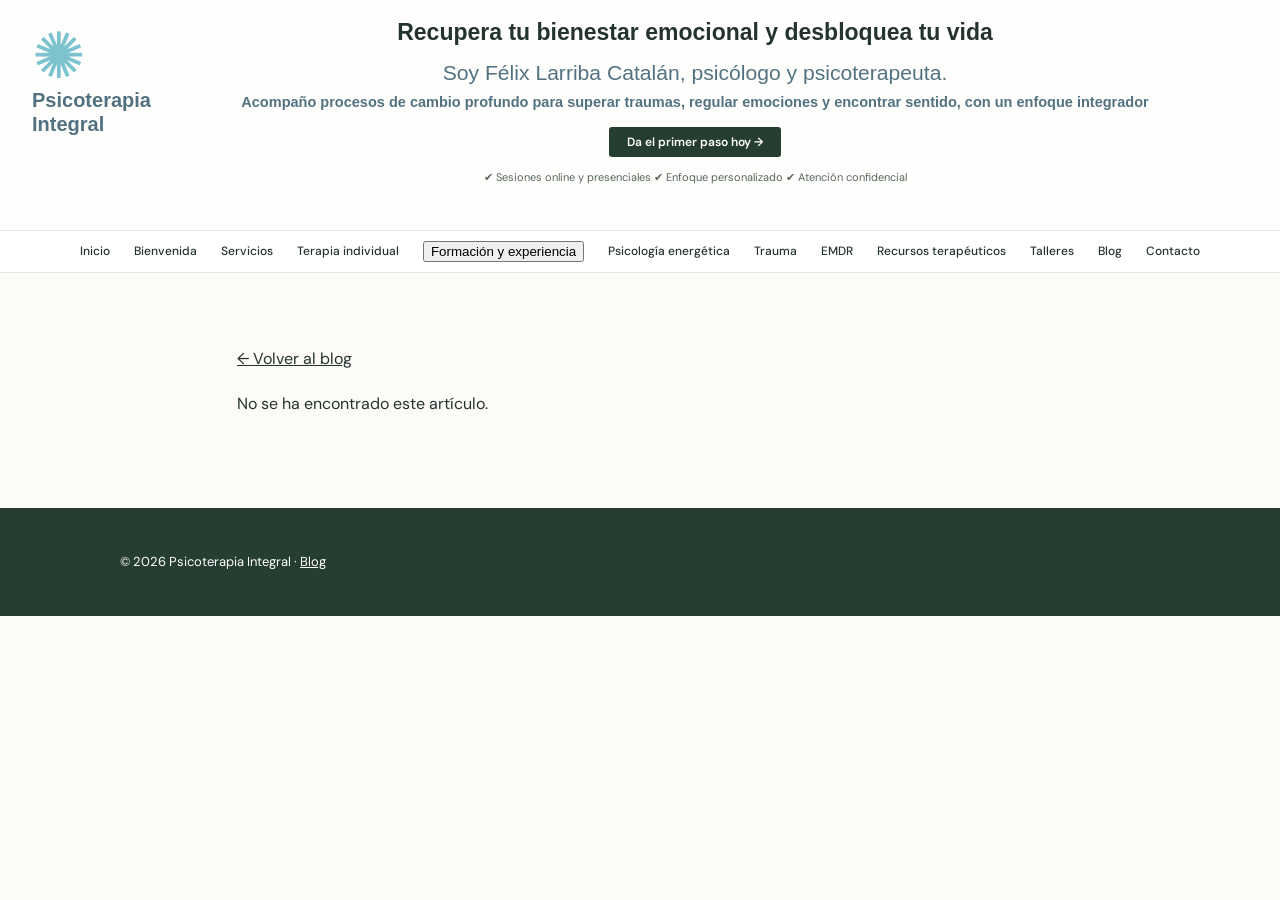
<file: articulo.html>
<!doctype html><html lang="es"><head><meta charset="utf-8"><meta name="viewport" content="width=device-width,initial-scale=1"><title>Artículo | Psicoterapia Integral</title><link rel="stylesheet" href="styles.css"><style>.reader{max-width:850px;margin:auto;padding:55px 22px 90px}.reader h1{font-size:clamp(2rem,5vw,3.2rem);line-height:1.15}.reader .cover{width:100%;max-height:500px;object-fit:cover;border-radius:9px;margin:25px 0}.reader .copy{font-size:1.1rem;line-height:1.85}.reader .copy p{margin:0 0 1.3em;white-space:pre-line}.reader .inline-image{display:block;max-width:100%;max-height:720px;object-fit:contain;margin:28px auto}.reader .numbers{display:flex;gap:28px;color:#46634f}.reader .notice{padding:18px;background:#f4f7f2;border-left:3px solid #769c83}.reader a{overflow-wrap:anywhere}</style></head><body><header class="header"><a class="brand" href="./index.html">Psicoterapia Integral</a><button class="menu" aria-expanded="false" aria-controls="navigation" type="button">Menú ☰</button><nav id="navigation" aria-label="Navegación principal"><a href="./index.html">Inicio</a><a href="./index.html#servicios">Servicios</a><a href="./blog.html">Blog</a><a href="./index.html#contacto">Contacto</a></nav></header><main class="reader"><p><a href="./blog.html">← Volver al blog</a></p><article id="article"><p>Cargando artículo…</p></article></main><footer>© 2026 Psicoterapia Integral · <a href="./blog.html">Blog</a></footer><script src="script.js"></script><script src="blog.js"></script><script src="articulo.js"></script><script src="articulos-recuperados.js"></script></body></html>
</file>
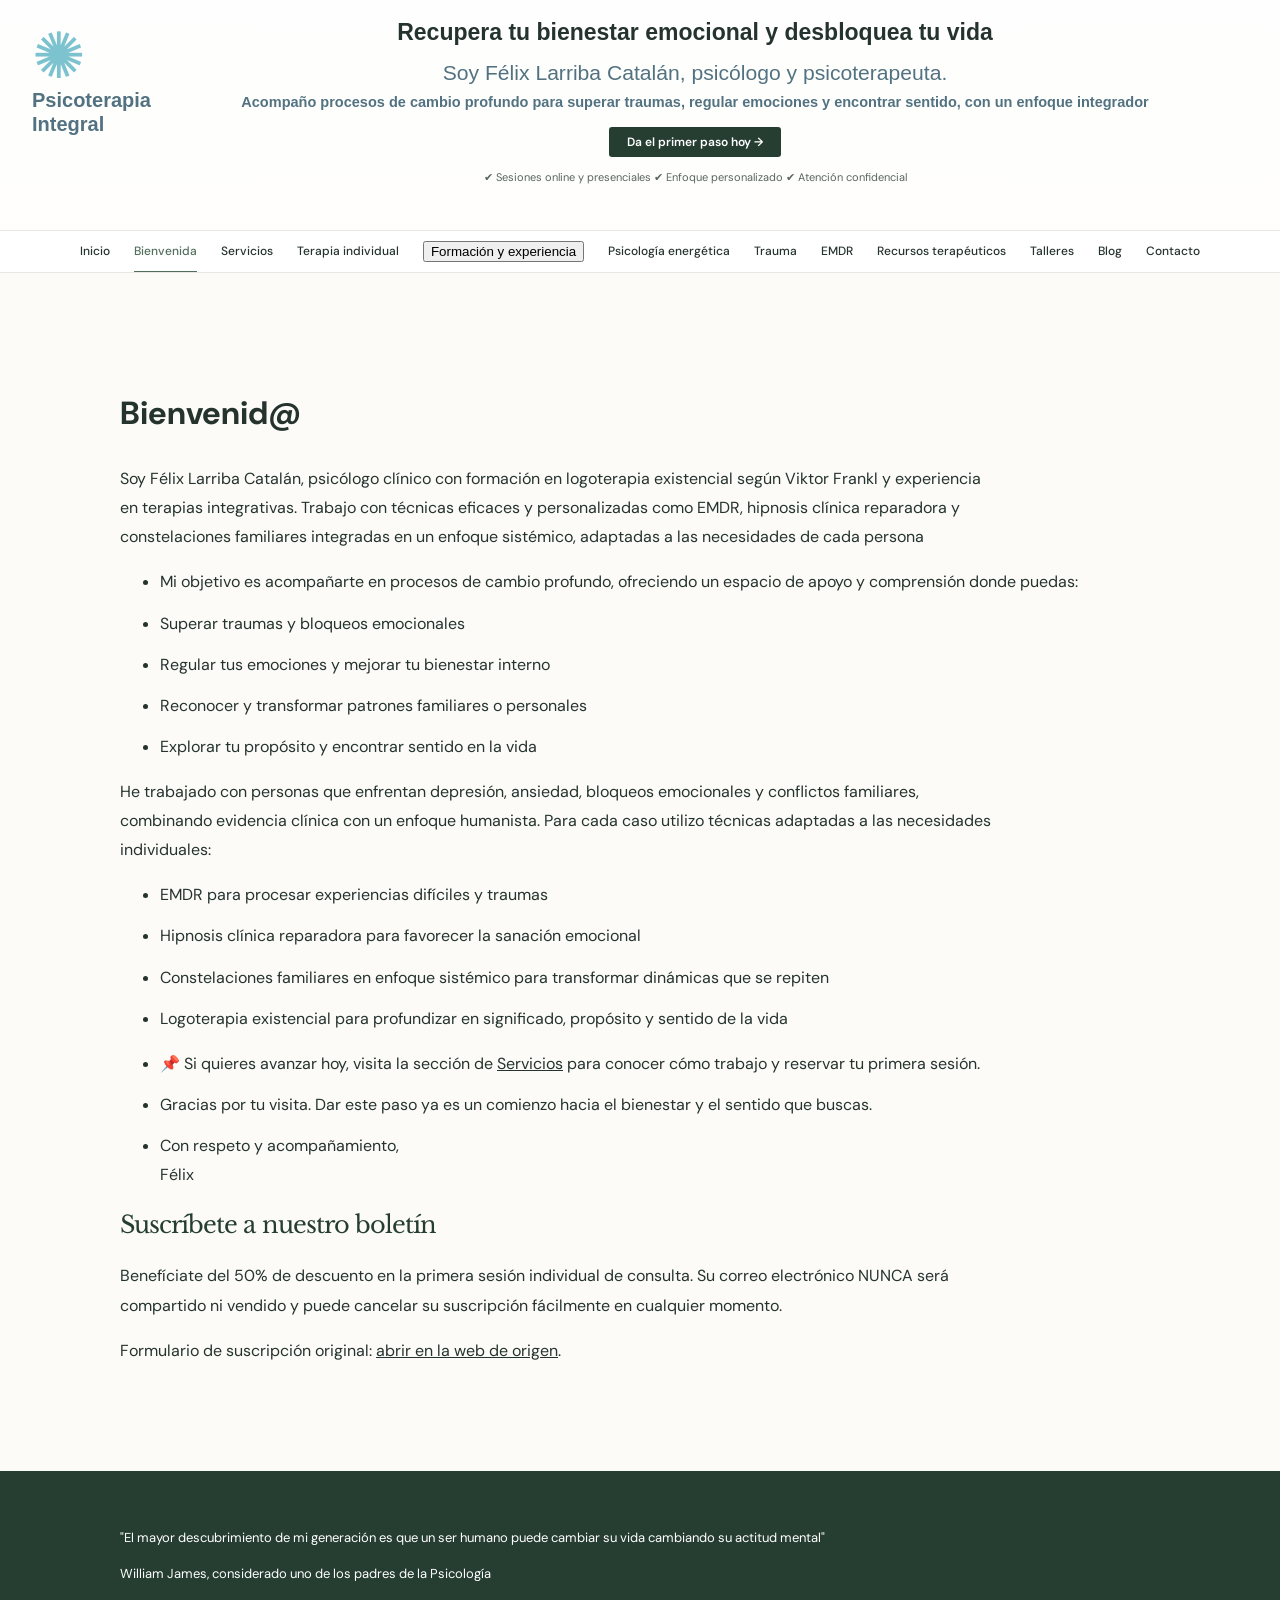
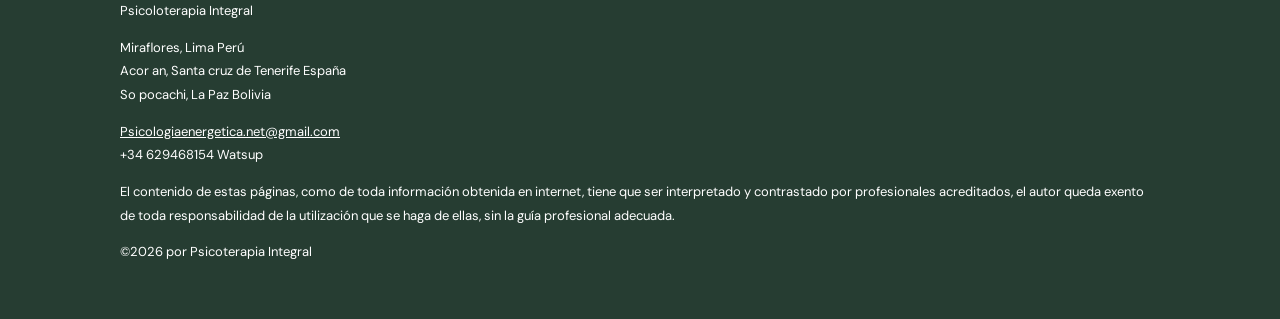
<file: bienvenida.html>
<!doctype html>
<html lang="es"><head><meta charset="utf-8"><meta name="viewport" content="width=device-width,initial-scale=1"><title>Bienvenida | Psicoterapia Integral</title><link rel="stylesheet" href="styles.css"></head>
<body><header class="header"><a class="brand" href="./index.html">Psicoterapia Integral</a><button class="menu" aria-expanded="false" aria-controls="navigation">Menú ☰</button><nav id="navigation" aria-label="Navegación principal"></nav></header>
<main class="section">
<h1>Bienvenid@</h1>
<p>Soy Félix Larriba Catalán, psicólogo clínico con formación en logoterapia existencial según Viktor Frankl y experiencia en terapias integrativas. Trabajo con técnicas eficaces y personalizadas como EMDR, hipnosis clínica reparadora y constelaciones familiares integradas en un enfoque sistémico, adaptadas a las necesidades de cada persona</p>
<ul><li>Mi objetivo es acompañarte en procesos de cambio profundo, ofreciendo un espacio de apoyo y comprensión donde puedas:</li><li>Superar traumas y bloqueos emocionales</li><li>Regular tus emociones y mejorar tu bienestar interno</li><li>Reconocer y transformar patrones familiares o personales</li><li>Explorar tu propósito y encontrar sentido en la vida</li></ul>
<p>He trabajado con personas que enfrentan depresión, ansiedad, bloqueos emocionales y conflictos familiares, combinando evidencia clínica con un enfoque humanista. Para cada caso utilizo técnicas adaptadas a las necesidades individuales:</p>
<ul><li>EMDR para procesar experiencias difíciles y traumas</li><li>Hipnosis clínica reparadora para favorecer la sanación emocional</li><li>Constelaciones familiares en enfoque sistémico para transformar dinámicas que se repiten</li><li>Logoterapia existencial para profundizar en significado, propósito y sentido de la vida</li></ul>
<ul><li>📌 Si quieres avanzar hoy, visita la sección de <a href="./servicios.html">Servicios</a> para conocer cómo trabajo y reservar tu primera sesión.</li><li>Gracias por tu visita. Dar este paso ya es un comienzo hacia el bienestar y el sentido que buscas.</li><li>Con respeto y acompañamiento,<br>Félix</li></ul>
<section><h2>Suscríbete a nuestro boletín</h2><p>Benefíciate del 50% de descuento en la primera sesión individual de consulta. Su correo electrónico NUNCA será compartido ni vendido y puede cancelar su suscripción fácilmente en cualquier momento.</p><p>Formulario de suscripción original: <a href="https://www.psicologiaenergetica.net/bienvenida">abrir en la web de origen</a>.</p></section>
</main>
<footer><p>"El mayor descubrimiento de mi generación es que un ser humano puede cambiar su vida cambiando su actitud mental"</p><p>William James, considerado uno de los padres de la Psicología</p><p>Psicoloterapia Integral</p><p>Miraflores, Lima Perú<br>Acor an, Santa cruz de Tenerife España<br>So pocachi, La Paz Bolivia</p><p><a href="mailto:Psicologiaenergetica.net@gmail.com">Psicologiaenergetica.net@gmail.com</a><br>+34 629468154 Watsup</p><p>El contenido de estas páginas, como de toda información obtenida en internet, tiene que ser interpretado y contrastado por profesionales acreditados, el autor queda exento de toda responsabilidad de la utilización que se haga de ellas, sin la guía profesional adecuada.</p><p>©2026 por Psicoterapia Integral</p></footer><script src="script.js"></script></body></html>
</file>
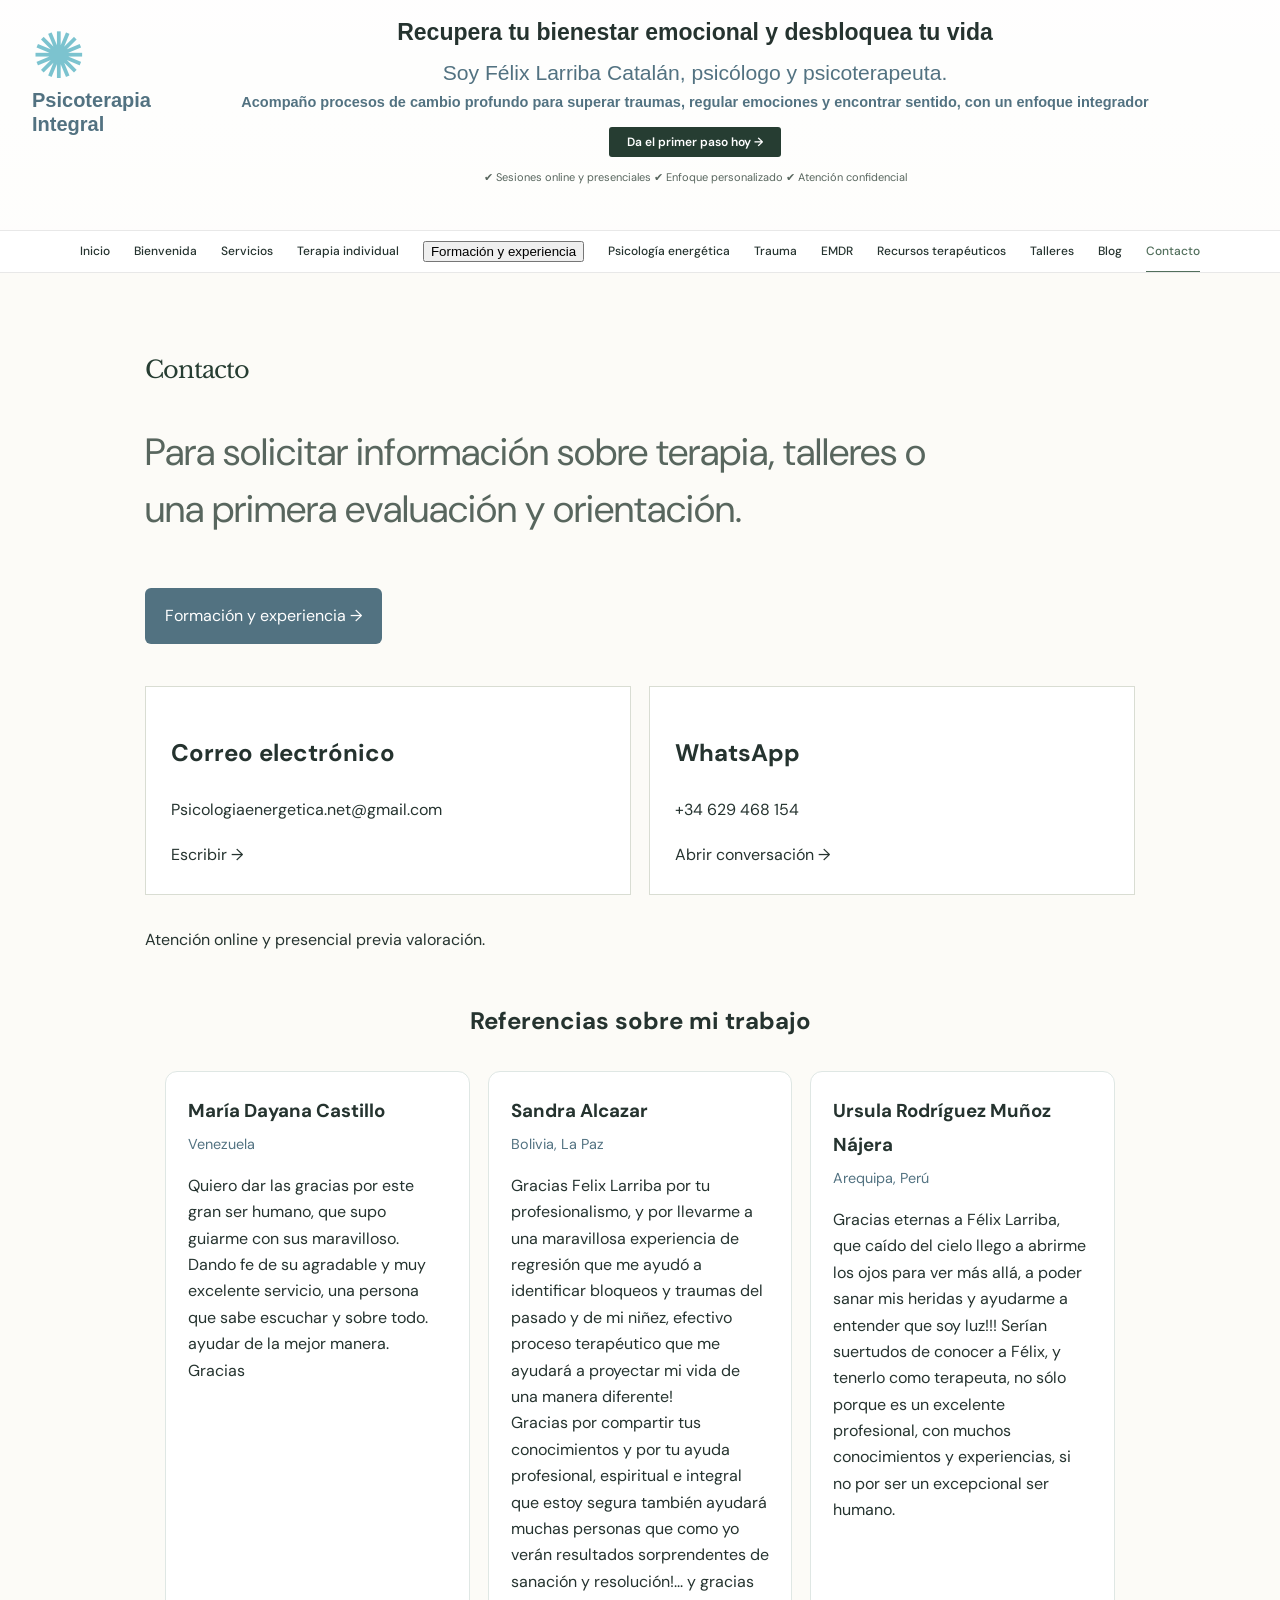
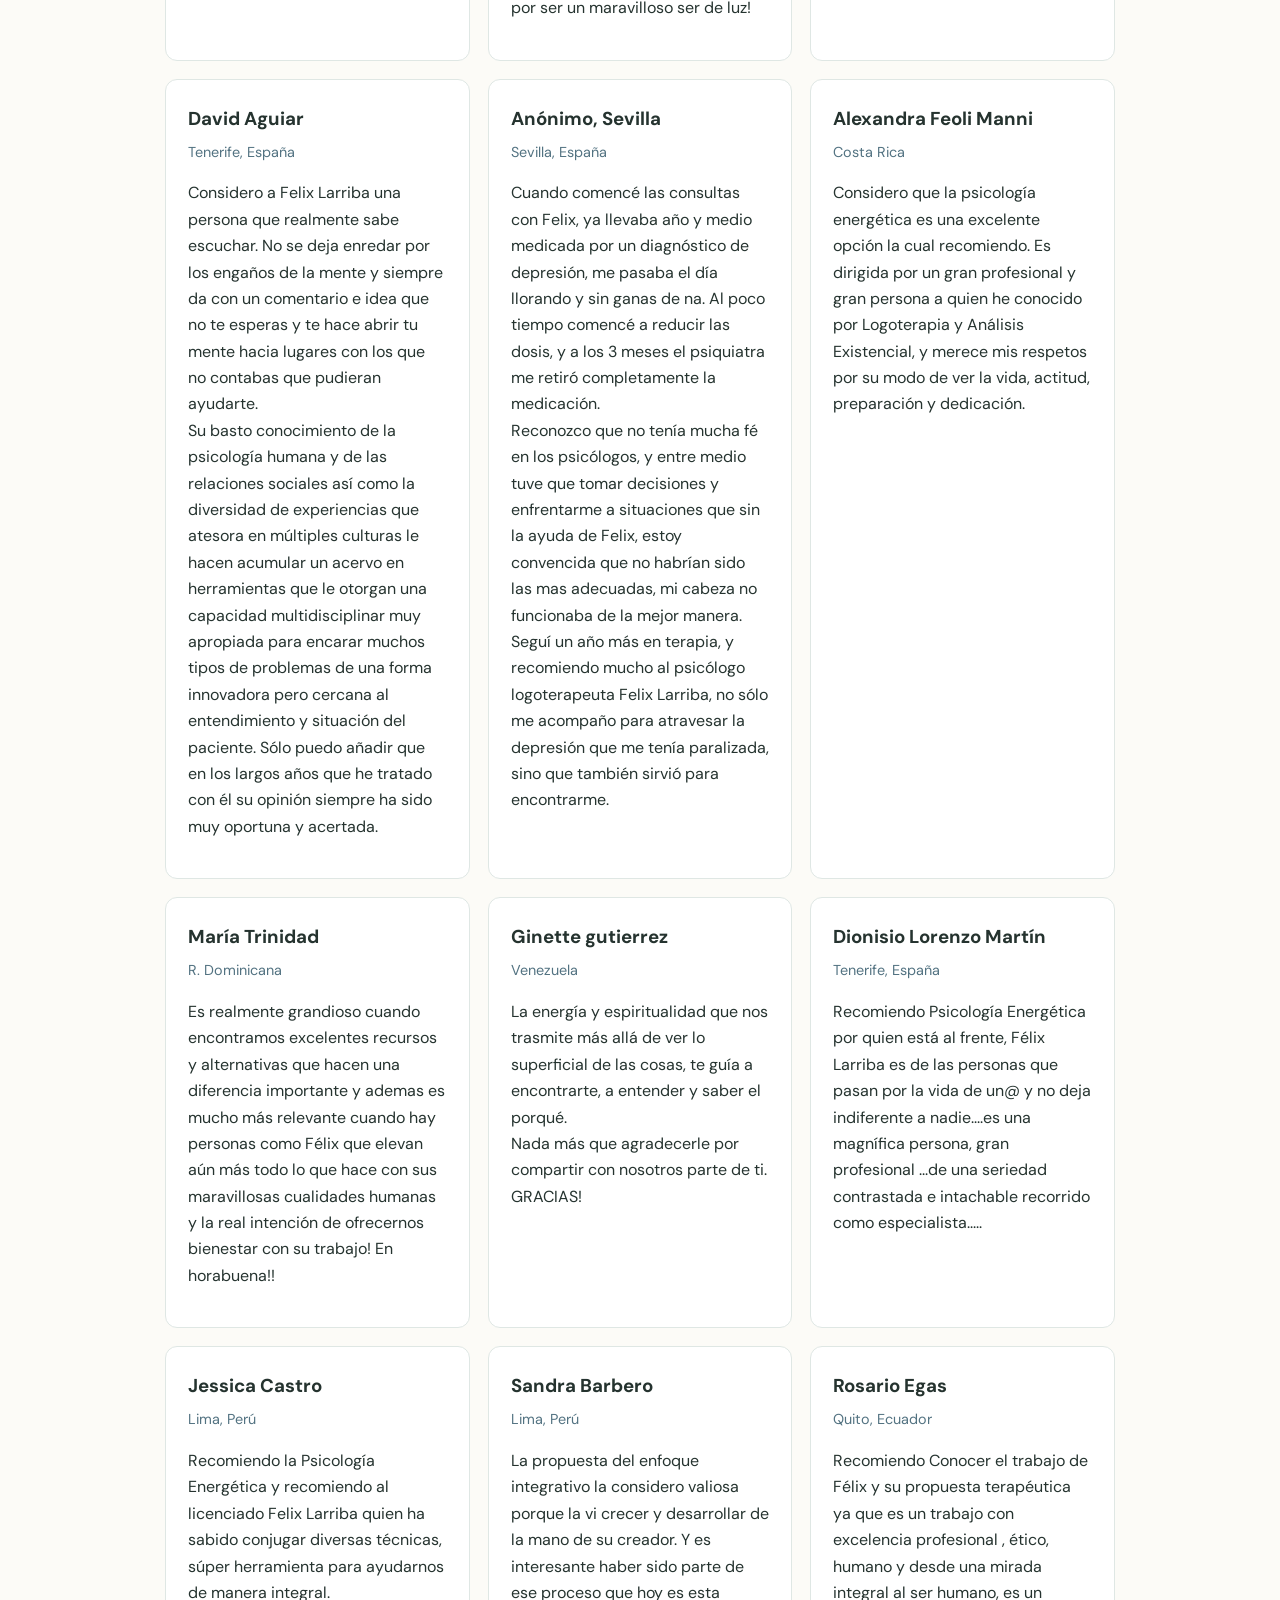
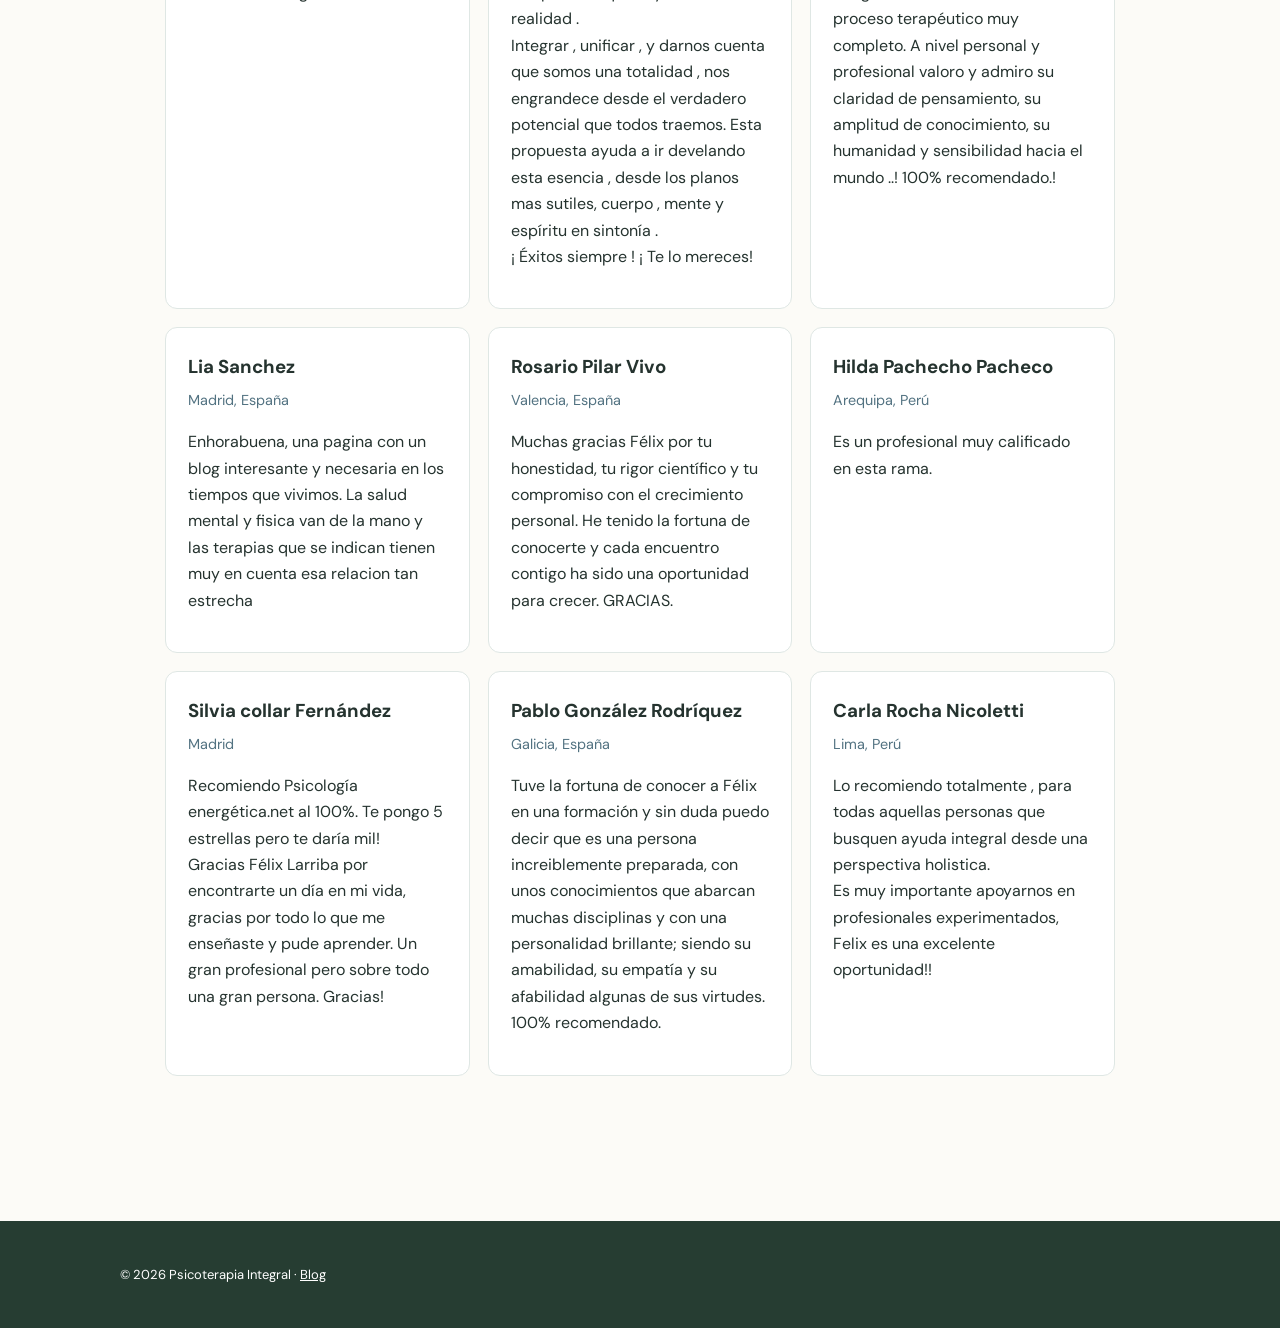
<file: contacto.html>
<!doctype html><html lang="es"><head><meta charset="utf-8"><meta name="viewport" content="width=device-width,initial-scale=1"><title>Contacto | Psicoterapia Integral</title><link rel="stylesheet" href="styles.css"><style>.reviews{max-width:1000px;margin:45px auto;padding:0 20px}.reviews h2{text-align:center;margin-bottom:28px}.reviews-grid{display:grid;grid-template-columns:repeat(auto-fit,minmax(min(100%,290px),1fr));gap:18px}.review{background:#fff;border:1px solid #dfe7e4;border-radius:12px;padding:22px;overflow-wrap:anywhere}.review h3{margin:0 0 5px;color:#25332f}.review .place{margin:0 0 16px;color:#527281;font-size:.9em}.review p{white-space:pre-line;line-height:1.65}</style></head><body><header class="header"><a class="brand" href="./index.html">Psicoterapia Integral</a><button class="menu" aria-expanded="false" aria-controls="navigation">Menú ☰</button><nav id="navigation"><a href="./index.html">Inicio</a><a href="./servicios.html">Servicios</a><a href="./terapia-individual.html">Terapia individual</a><a href="./terapia-familiar.html">Terapia familiar</a><a href="./talleres.html">Talleres</a><a href="./sobre-mi.html">Sobre mí</a><a href="./blog.html">Blog</a><a href="./contacto.html">Contacto</a></nav></header><main class="page"><h1 class="page-title">Contacto</h1><p class="page-intro">Para solicitar información sobre terapia, talleres o una primera evaluación y orientación.</p><div class="page-links"><a href="mailto:Psicologiaenergetica.net@gmail.com"><h2>Correo electrónico</h2><p>Psicologiaenergetica.net@gmail.com</p>Escribir →</a><a href="https://wa.me/34629468154"><h2>WhatsApp</h2><p>+34 629 468 154</p>Abrir conversación →</a></div><p>Atención online y presencial previa valoración.</p><section class="reviews" aria-labelledby="reviews-title"><h2 id="reviews-title">Referencias sobre mi trabajo</h2><div class="reviews-grid"><article class="review"><h3>María Dayana Castillo</h3><p class="place">Venezuela</p><p>Quiero dar las gracias por este gran ser humano, que supo guiarme con sus maravilloso. Dando fe de su agradable y muy excelente servicio, una persona que sabe escuchar y sobre todo. ayudar de la mejor manera.
Gracias</p></article><article class="review"><h3>Sandra Alcazar</h3><p class="place">Bolivia, La Paz</p><p>Gracias Felix Larriba por tu profesionalismo, y por llevarme a una maravillosa experiencia de regresión que me ayudó a identificar bloqueos y traumas del pasado y de mi niñez, efectivo proceso terapéutico que me ayudará a proyectar mi vida de una manera diferente!
Gracias por compartir tus conocimientos y por tu ayuda profesional, espiritual e integral que estoy segura también ayudará muchas personas que como yo verán resultados sorprendentes de sanación y resolución!... y gracias por ser un maravilloso ser de luz!</p></article><article class="review"><h3>​Ursula Rodríguez Muñoz Nájera</h3><p class="place">Arequipa, Perú</p><p>Gracias eternas a Félix Larriba, que caído del cielo llego a abrirme los ojos para ver más allá, a poder sanar mis heridas y ayudarme a entender que soy luz!!! Serían suertudos de conocer a Félix, y tenerlo como terapeuta, no sólo porque es un excelente profesional, con muchos conocimientos y experiencias, si no por ser un excepcional ser humano.</p></article><article class="review"><h3>David Aguiar</h3><p class="place">Tenerife, España</p><p>Considero a Felix Larriba una persona que realmente sabe escuchar. No se deja enredar por los engaños de la mente y siempre da con un comentario e idea que no te esperas y te hace abrir tu mente hacia lugares con los que no contabas que pudieran ayudarte.
Su basto conocimiento de la psicología humana y de las relaciones sociales así como la diversidad de experiencias que atesora en múltiples culturas le hacen acumular un acervo en herramientas que le otorgan una capacidad multidisciplinar muy apropiada para encarar muchos tipos de problemas de una forma innovadora pero cercana al entendimiento y situación del paciente. Sólo puedo añadir que en los largos años que he tratado con él su opinión siempre ha sido muy oportuna y acertada.</p></article><article class="review"><h3>Anónimo, Sevilla</h3><p class="place">Sevilla, España</p><p>Cuando comencé las consultas con Felix, ya llevaba año y medio medicada por un diagnóstico de depresión, me pasaba el día llorando y sin ganas de na. Al poco tiempo comencé a reducir las dosis, y a los 3 meses el psiquiatra me retiró completamente la medicación.
Reconozco que no tenía mucha fé en los psicólogos, y entre medio tuve que tomar decisiones y enfrentarme a situaciones que sin la ayuda de Felix, estoy convencida que no habrían sido las mas adecuadas, mi cabeza no funcionaba de la mejor manera. Seguí un año más en terapia, y recomiendo mucho al psicólogo logoterapeuta Felix Larriba, no sólo me acompaño para atravesar la depresión que me tenía paralizada, sino que también sirvió para encontrarme.</p></article><article class="review"><h3>Alexandra Feoli Manni</h3><p class="place">Costa Rica</p><p>Considero que la psicología energética es una excelente opción la cual recomiendo. Es dirigida por un gran profesional y gran persona a quien he conocido por Logoterapia y Análisis Existencial, y merece mis respetos por su modo de ver la vida, actitud, preparación y dedicación.</p></article><article class="review"><h3>María Trinidad</h3><p class="place">R. Dominicana</p><p>Es realmente grandioso cuando encontramos excelentes recursos y alternativas que hacen una diferencia importante y ademas es mucho más relevante cuando hay personas como Félix que elevan aún más todo lo que hace con sus maravillosas cualidades humanas y la real intención de ofrecernos bienestar con su trabajo! En horabuena!!</p></article><article class="review"><h3>Ginette gutierrez</h3><p class="place">Venezuela</p><p>La energía y espiritualidad que nos trasmite más allá de ver lo superficial de las cosas, te guía a encontrarte, a entender y saber el porqué.
Nada más que agradecerle por compartir con nosotros parte de ti. GRACIAS!</p></article><article class="review"><h3>Dionisio Lorenzo Martín</h3><p class="place">Tenerife, España</p><p>Recomiendo Psicología Energética por quien está al frente, Félix Larriba es de las personas que pasan por la vida de un@ y no deja indiferente a nadie....es una magnífica persona, gran profesional ...de una seriedad contrastada e intachable recorrido como especialista.....</p></article><article class="review"><h3>Jessica Castro</h3><p class="place">Lima, Perú</p><p>Recomiendo la Psicología Energética y recomiendo al licenciado Felix Larriba quien ha sabido conjugar diversas técnicas, súper herramienta para ayudarnos de manera integral.</p></article><article class="review"><h3>Sandra Barbero</h3><p class="place">Lima, Perú</p><p>La propuesta del enfoque integrativo la considero valiosa porque la vi crecer y desarrollar de la mano de su creador. Y es interesante haber sido parte de ese proceso que hoy es esta realidad .
Integrar , unificar , y darnos cuenta que somos una totalidad , nos engrandece desde el verdadero potencial que todos traemos. Esta propuesta ayuda a ir develando esta esencia , desde los planos mas sutiles, cuerpo , mente y espíritu en sintonía .
¡ Éxitos siempre ! ¡ Te lo mereces!</p></article><article class="review"><h3>Rosario Egas</h3><p class="place">Quito, Ecuador</p><p>Recomiendo Conocer el trabajo de Félix y su propuesta terapéutica ya que es un trabajo con excelencia profesional , ético, humano y desde una mirada integral al ser humano, es un proceso terapéutico muy completo. A nivel personal y profesional valoro y admiro su claridad de pensamiento, su amplitud de conocimiento, su humanidad y sensibilidad hacia el mundo ..! 100% recomendado.!</p></article><article class="review"><h3>Lia Sanchez</h3><p class="place">Madrid, España</p><p>Enhorabuena, una pagina con un blog interesante y necesaria en los tiempos que vivimos. La salud mental y fisica van de la mano y las terapias que se indican tienen muy en cuenta esa relacion tan estrecha</p></article><article class="review"><h3>Rosario Pilar Vivo</h3><p class="place">Valencia, España</p><p>Muchas gracias Félix por tu honestidad, tu rigor científico y tu compromiso con el crecimiento personal. He tenido la fortuna de conocerte y cada encuentro contigo ha sido una oportunidad para crecer. GRACIAS.</p></article><article class="review"><h3>Hilda Pachecho Pacheco</h3><p class="place">Arequipa, Perú</p><p>Es un profesional muy calificado en esta rama.</p></article><article class="review"><h3>Silvia collar Fernández</h3><p class="place">Madrid</p><p>Recomiendo Psicología energética.net al 100%. Te pongo 5 estrellas pero te daría mil!
Gracias Félix Larriba por encontrarte un día en mi vida, gracias por todo lo que me enseñaste y pude aprender. Un gran profesional pero sobre todo una gran persona. Gracias!</p></article><article class="review"><h3>Pablo González Rodríquez</h3><p class="place">Galicia, España</p><p>Tuve la fortuna de conocer a Félix en una formación y sin duda puedo decir que es una persona increiblemente preparada, con unos conocimientos que abarcan muchas disciplinas y con una personalidad brillante; siendo su amabilidad, su empatía y su afabilidad algunas de sus virtudes. 100% recomendado.</p></article><article class="review"><h3>Carla Rocha Nicoletti</h3><p class="place">Lima, Perú</p><p>Lo recomiendo totalmente , para todas aquellas personas que busquen ayuda integral desde una perspectiva holistica.
Es muy importante apoyarnos en profesionales experimentados, Felix es una excelente oportunidad!!</p></article></div></section></main><footer>© 2026 Psicoterapia Integral · <a href="./blog.html">Blog</a></footer><script src="script.js"></script></body></html>
</file>
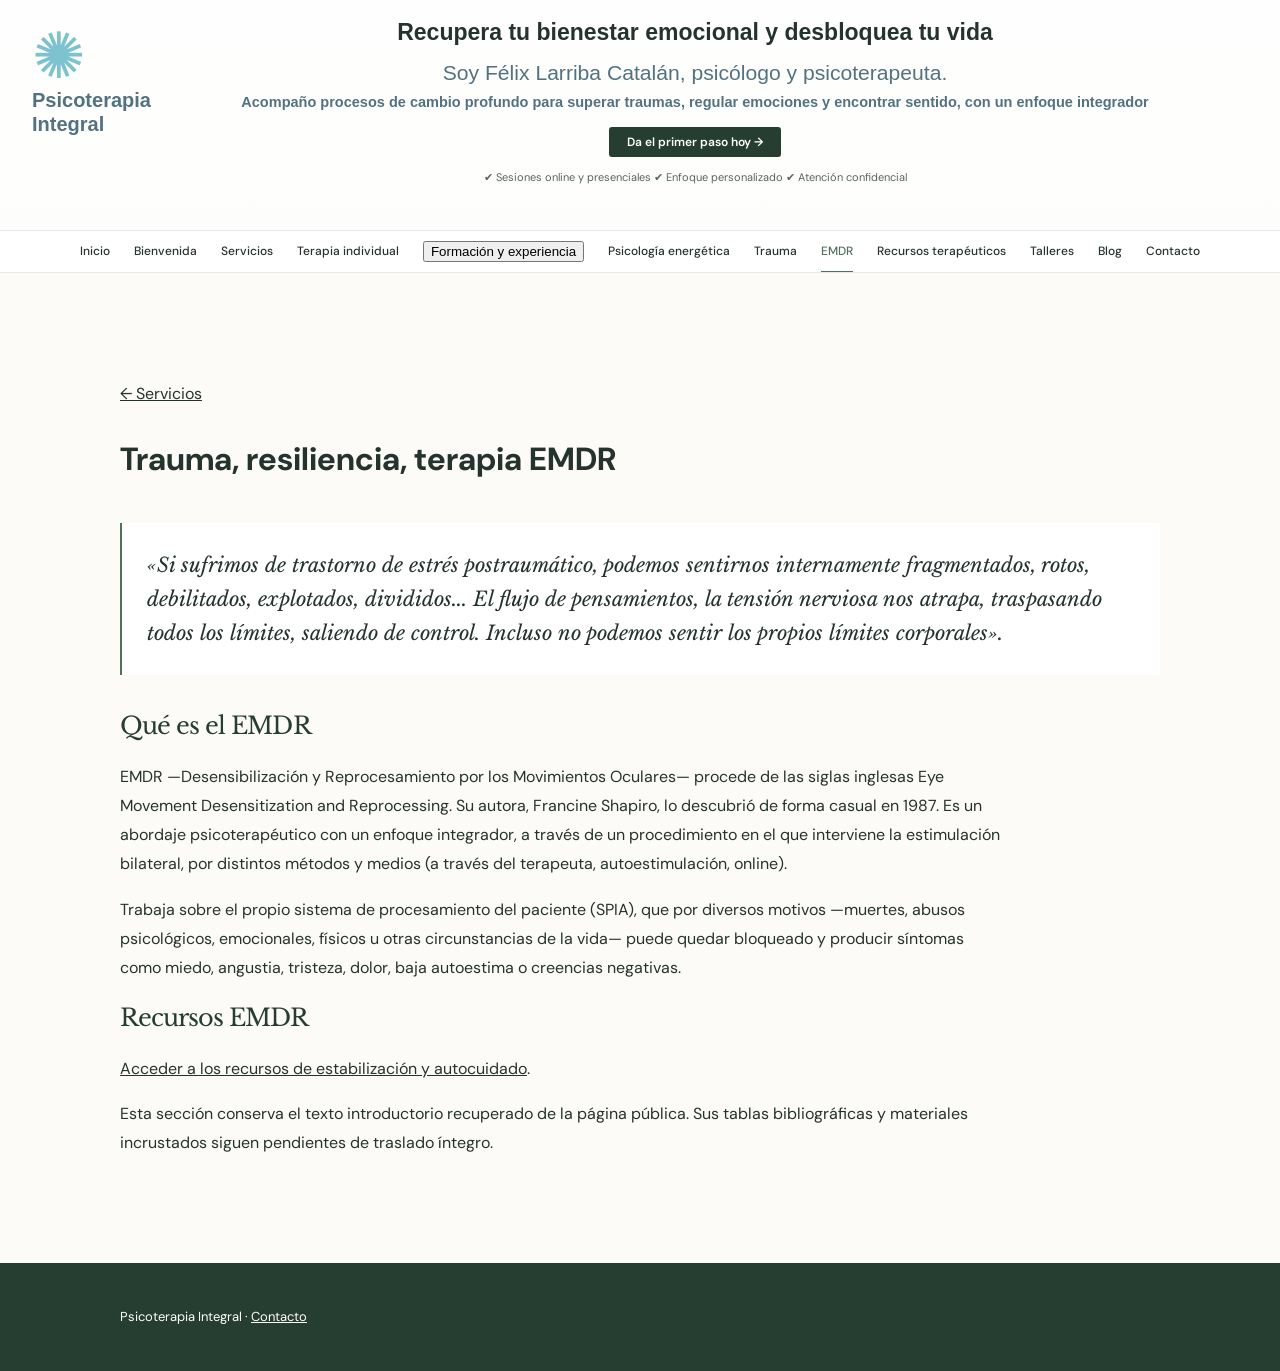
<file: emdr.html>
<!doctype html><html lang="es"><head><meta charset="utf-8"><meta name="viewport" content="width=device-width,initial-scale=1"><title>EMDR: trauma y resiliencia | Psicoterapia Integral</title><link rel="stylesheet" href="styles.css"></head><body><header class="header"><a class="brand" href="./index.html">Psicoterapia Integral</a><button class="menu" aria-expanded="false" aria-controls="navigation">Menú ☰</button><nav id="navigation" aria-label="Navegación principal"></nav></header><main class="section"><p><a href="./servicios.html">← Servicios</a></p><h1>Trauma, resiliencia, terapia EMDR</h1><blockquote>«Si sufrimos de trastorno de estrés postraumático, podemos sentirnos internamente fragmentados, rotos, debilitados, explotados, divididos... El flujo de pensamientos, la tensión nerviosa nos atrapa, traspasando todos los límites, saliendo de control. Incluso no podemos sentir los propios límites corporales».</blockquote><h2>Qué es el EMDR</h2><p>EMDR —Desensibilización y Reprocesamiento por los Movimientos Oculares— procede de las siglas inglesas Eye Movement Desensitization and Reprocessing. Su autora, Francine Shapiro, lo descubrió de forma casual en 1987. Es un abordaje psicoterapéutico con un enfoque integrador, a través de un procedimiento en el que interviene la estimulación bilateral, por distintos métodos y medios (a través del terapeuta, autoestimulación, online).</p><p>Trabaja sobre el propio sistema de procesamiento del paciente (SPIA), que por diversos motivos —muertes, abusos psicológicos, emocionales, físicos u otras circunstancias de la vida— puede quedar bloqueado y producir síntomas como miedo, angustia, tristeza, dolor, baja autoestima o creencias negativas.</p><h2>Recursos EMDR</h2><p><a href="./recursos.html">Acceder a los recursos de estabilización y autocuidado</a>.</p><p>Esta sección conserva el texto introductorio recuperado de la página pública. Sus tablas bibliográficas y materiales incrustados siguen pendientes de traslado íntegro.</p></main><footer>Psicoterapia Integral · <a href="./contacto.html">Contacto</a></footer><script src="script.js"></script></body></html>
</file>
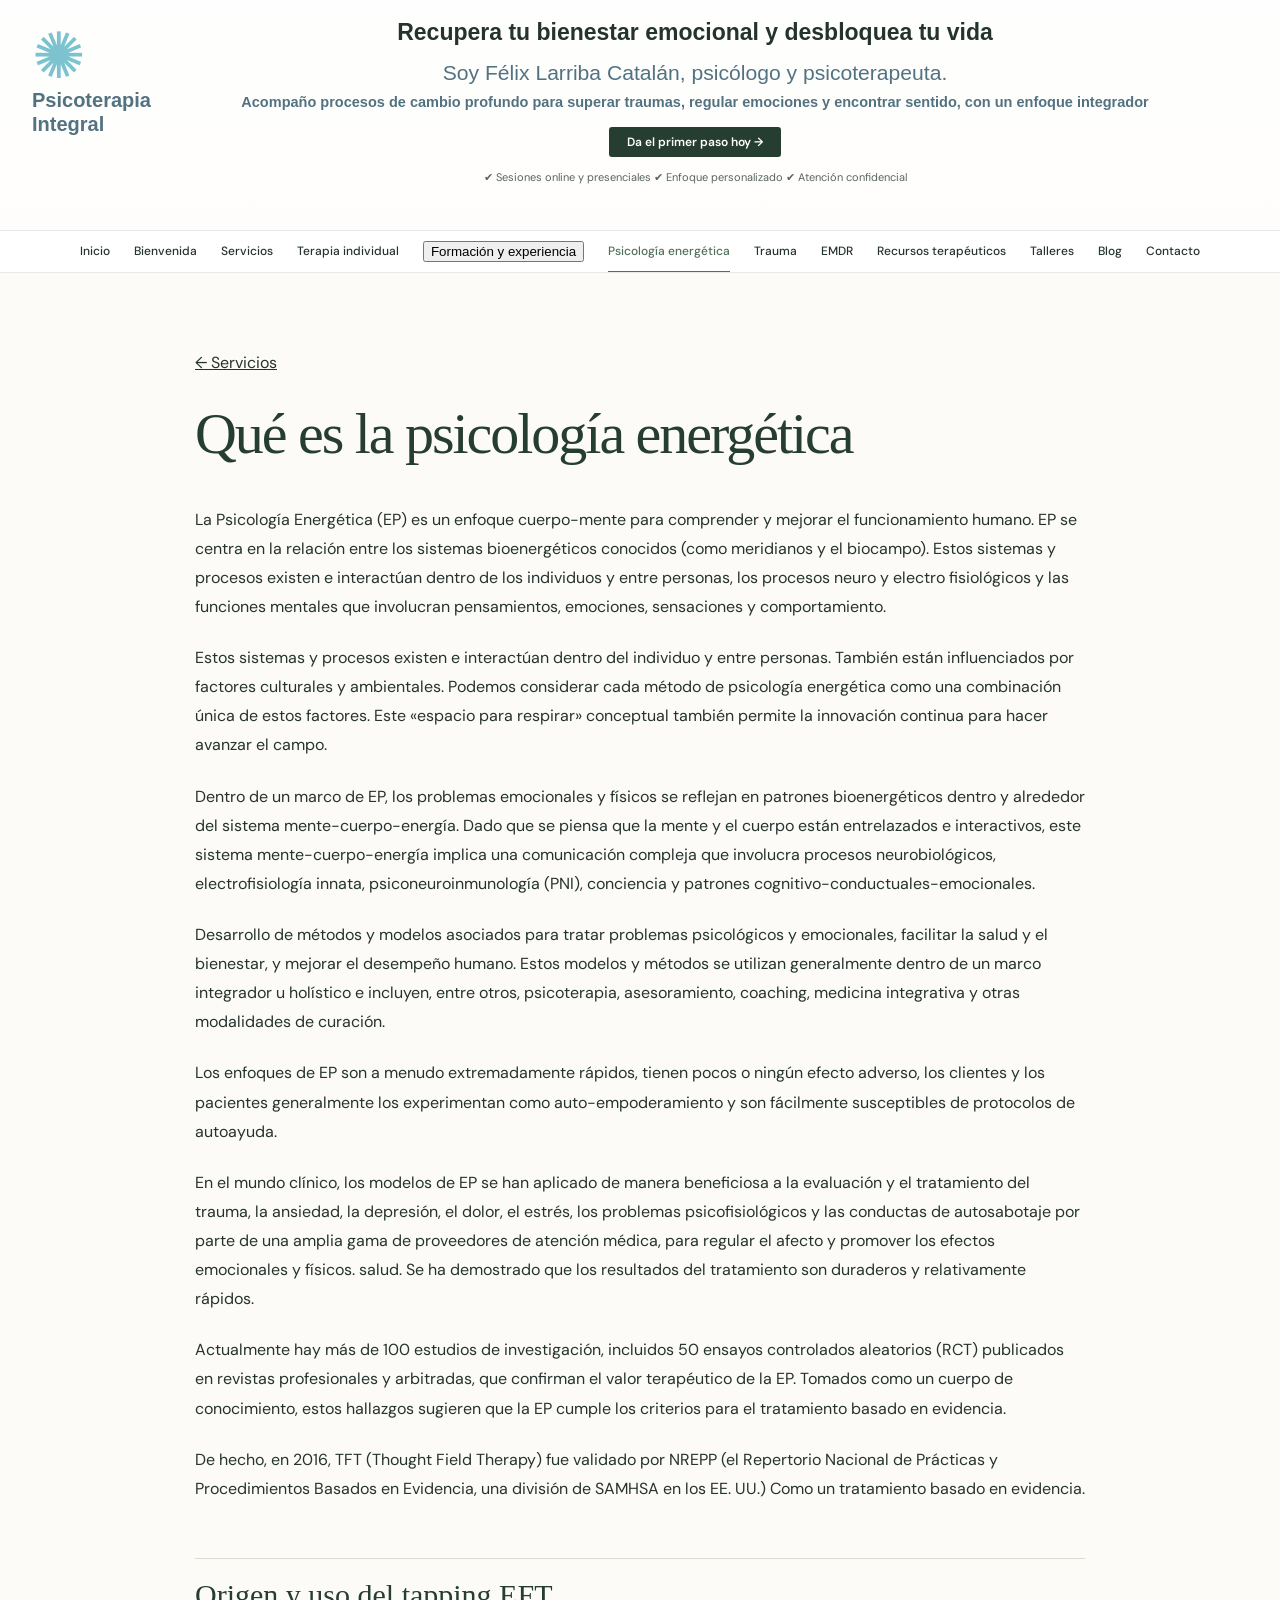
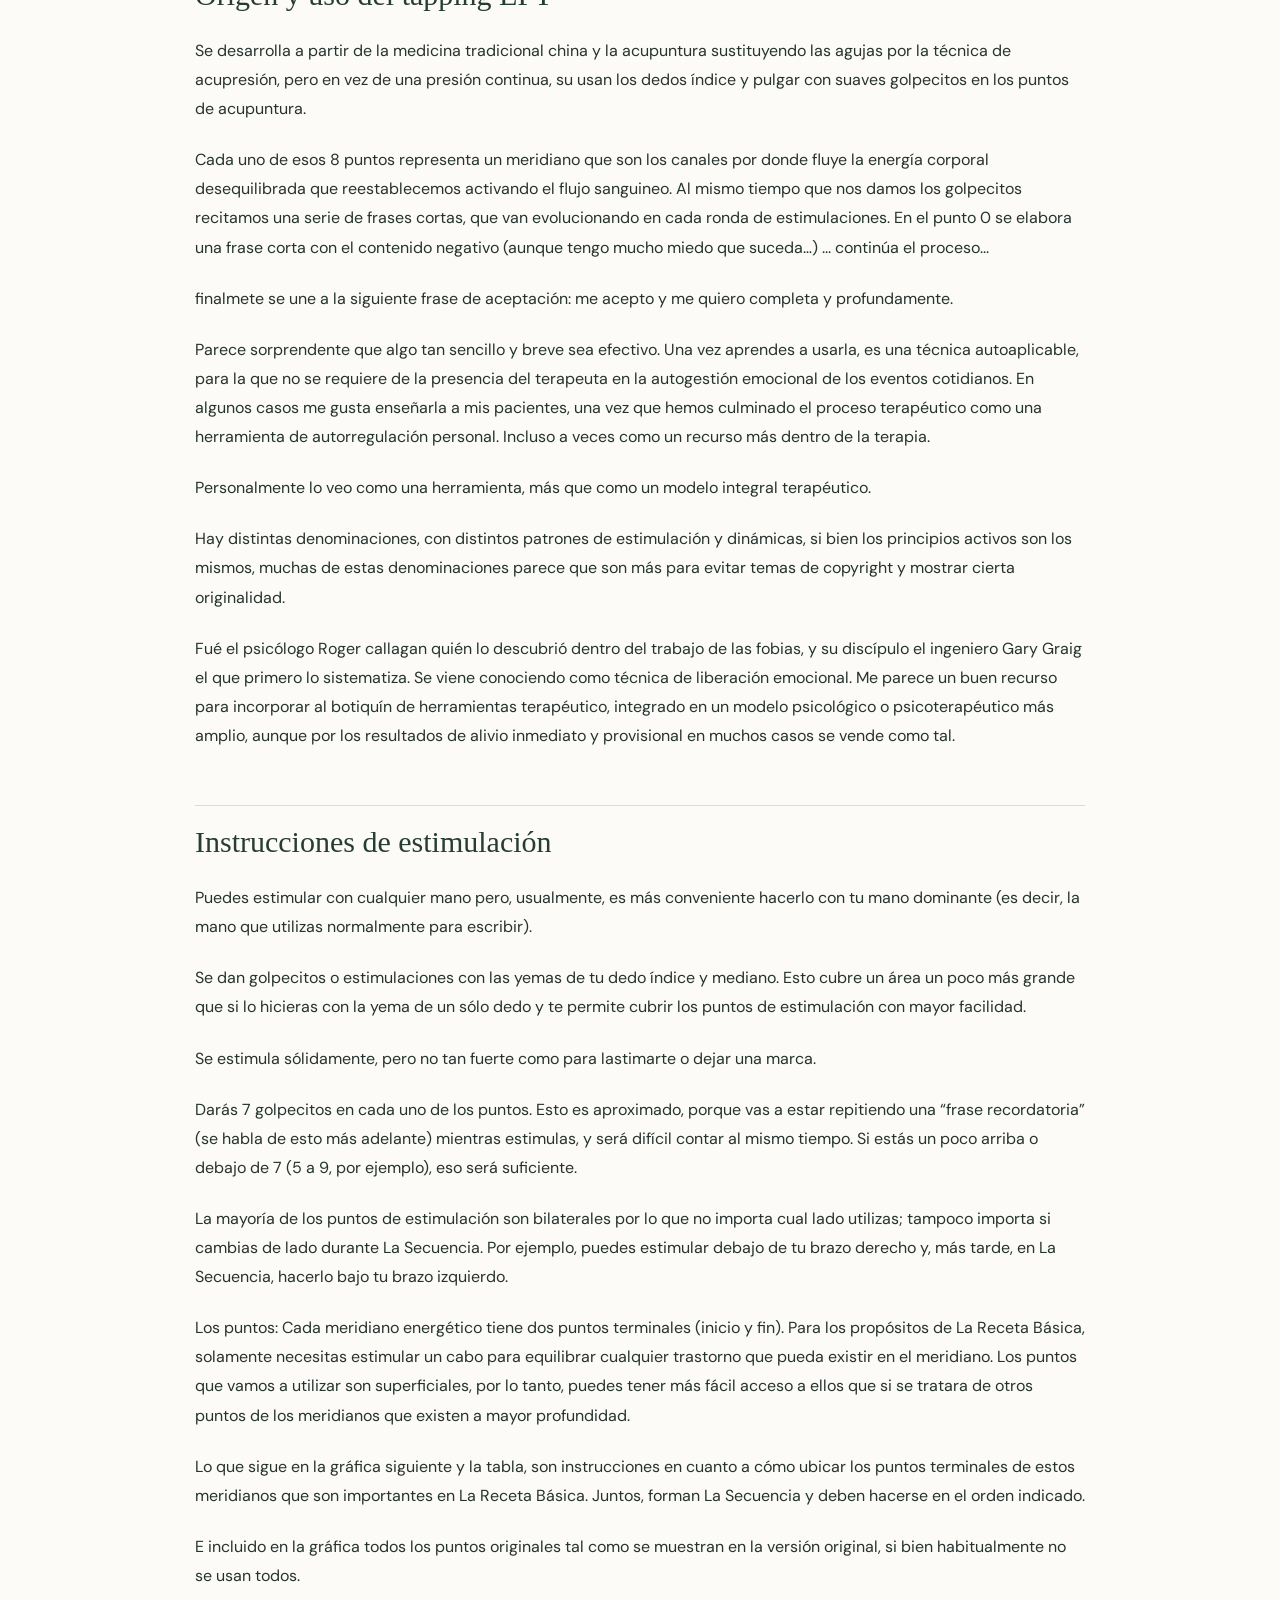
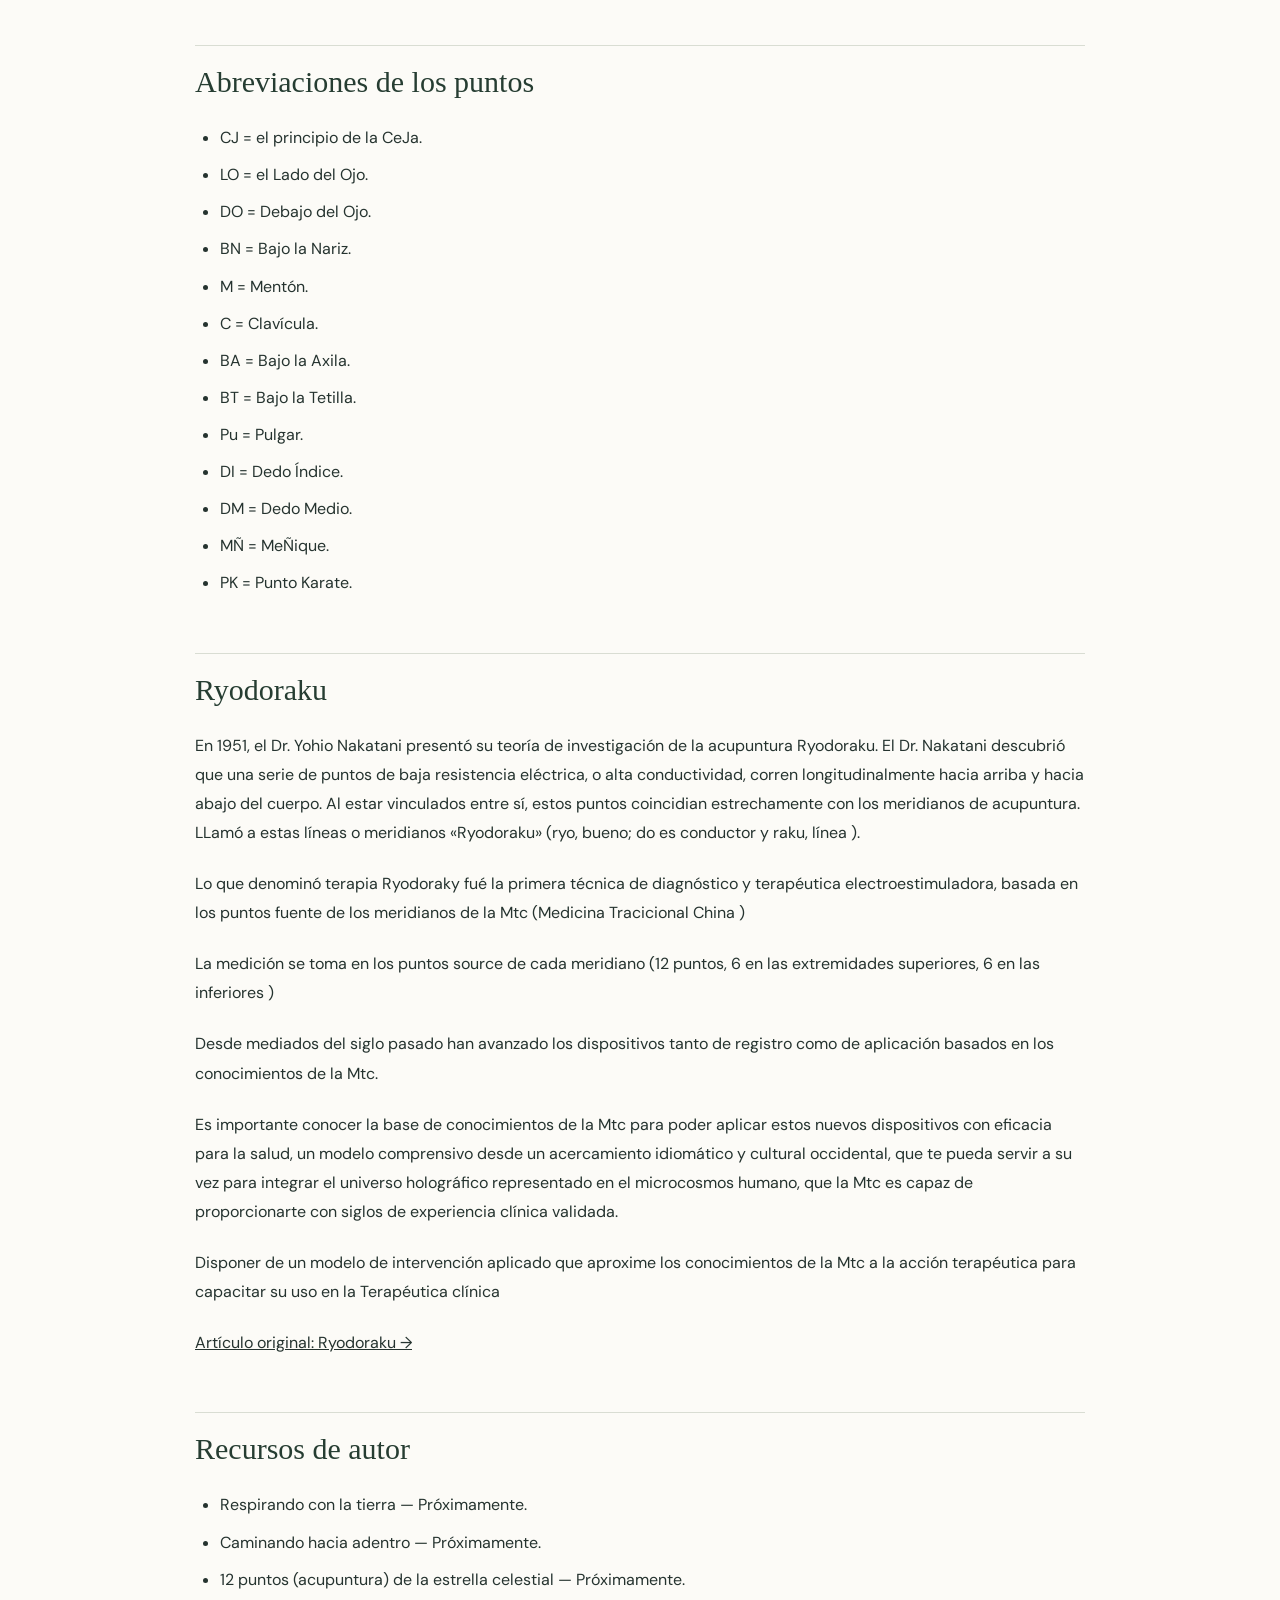
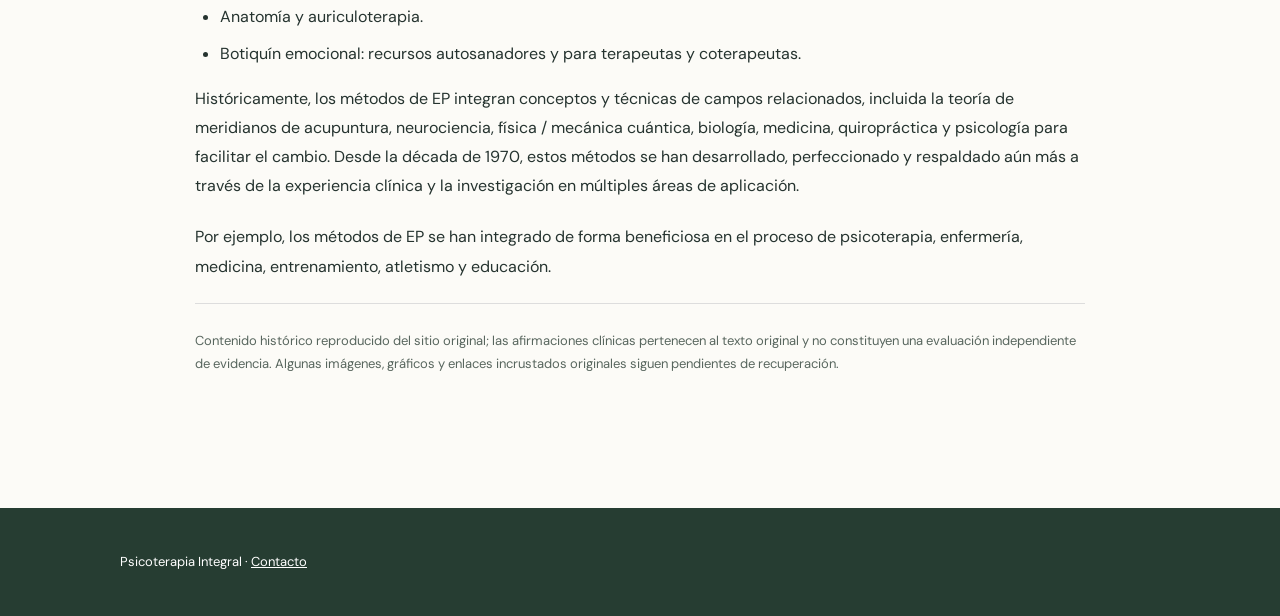
<file: psicoenergetica.html>
<!doctype html><html lang="es"><head><meta charset="utf-8"><meta name="viewport" content="width=device-width,initial-scale=1"><title>Psicología energética | Psicoterapia Integral</title><meta name="description" content="Psicología energética, EFT y Ryodoraku: contenidos de Félix Larriba."><link rel="stylesheet" href="styles.css"><style>.interior{max-width:940px;margin:auto;padding:75px 25px 110px}.interior h1{font:400 clamp(35px,5vw,58px)/1.2 Georgia,serif}.interior h2{font:400 30px/1.3 Georgia,serif;margin-top:55px}.interior p{margin:0 0 22px}.interior img{display:block;max-width:100%;height:auto;object-fit:contain}.interior .source{border-top:1px solid #ddd;padding-top:25px;font-size:13px}</style></head><body><header class="header"><a class="brand" href="./index.html">Psicoterapia Integral</a><button class="menu" aria-expanded="false" aria-controls="navigation" type="button">Menú ☰</button><nav id="navigation" aria-label="Navegación principal"></nav></header><main class="interior"><p><a href="./servicios.html">← Servicios</a></p><h1>Qué es la psicología energética</h1><p>La Psicología Energética (EP) es un enfoque cuerpo-mente para comprender y mejorar el funcionamiento humano. EP se centra en la relación entre los sistemas bioenergéticos conocidos (como meridianos y el biocampo). Estos sistemas y procesos existen e interactúan dentro de los individuos y entre personas, los procesos neuro y electro fisiológicos y las funciones mentales que involucran pensamientos, emociones, sensaciones y comportamiento.</p><p>Estos sistemas y procesos existen e interactúan dentro del individuo y entre personas. También están influenciados por factores culturales y ambientales. Podemos considerar cada método de psicología energética como una combinación única de estos factores. Este «espacio para respirar» conceptual también permite la innovación continua para hacer avanzar el campo.</p><p>Dentro de un marco de EP, los problemas emocionales y físicos se reflejan en patrones bioenergéticos dentro y alrededor del sistema mente-cuerpo-energía. Dado que se piensa que la mente y el cuerpo están entrelazados e interactivos, este sistema mente-cuerpo-energía implica una comunicación compleja que involucra procesos neurobiológicos, electrofisiología innata, psiconeuroinmunología (PNI), conciencia y patrones cognitivo-conductuales-emocionales.</p><p>Desarrollo de métodos y modelos asociados para tratar problemas psicológicos y emocionales, facilitar la salud y el bienestar, y mejorar el desempeño humano. Estos modelos y métodos se utilizan generalmente dentro de un marco integrador u holístico e incluyen, entre otros, psicoterapia, asesoramiento, coaching, medicina integrativa y otras modalidades de curación.</p><p>Los enfoques de EP son a menudo extremadamente rápidos, tienen pocos o ningún efecto adverso, los clientes y los pacientes generalmente los experimentan como auto-empoderamiento y son fácilmente susceptibles de protocolos de autoayuda.</p><p>En el mundo clínico, los modelos de EP se han aplicado de manera beneficiosa a la evaluación y el tratamiento del trauma, la ansiedad, la depresión, el dolor, el estrés, los problemas psicofisiológicos y las conductas de autosabotaje por parte de una amplia gama de proveedores de atención médica, para regular el afecto y promover los efectos emocionales y físicos. salud. Se ha demostrado que los resultados del tratamiento son duraderos y relativamente rápidos.</p><p>Actualmente hay más de 100 estudios de investigación, incluidos 50 ensayos controlados aleatorios (RCT) publicados en revistas profesionales y arbitradas, que confirman el valor terapéutico de la EP. Tomados como un cuerpo de conocimiento, estos hallazgos sugieren que la EP cumple los criterios para el tratamiento basado en evidencia.</p><p>De hecho, en 2016, TFT (Thought Field Therapy) fue validado por NREPP (el Repertorio Nacional de Prácticas y Procedimientos Basados en Evidencia, una división de SAMHSA en los EE. UU.) Como un tratamiento basado en evidencia.</p><h2>Origen y uso del tapping EFT</h2><p>Se desarrolla a partir de la medicina tradicional china y la acupuntura sustituyendo las agujas por la técnica de acupresión, pero en vez de una presión continua, su usan los dedos índice y pulgar con suaves golpecitos en los puntos de acupuntura.</p><p>Cada uno de esos 8 puntos representa un meridiano que son los canales por donde fluye la energía corporal desequilibrada que reestablecemos activando el flujo sanguineo. Al mismo tiempo que nos damos los golpecitos recitamos una serie de frases cortas, que van evolucionando en cada ronda de estimulaciones. En el punto 0 se elabora una frase corta con el contenido negativo (aunque tengo mucho miedo que suceda…) ... continúa el proceso...</p><p>finalmete se une a la siguiente frase de aceptación: me acepto y me quiero completa y profundamente.</p><p>Parece sorprendente que algo tan sencillo y breve sea efectivo. Una vez aprendes a usarla, es una técnica autoaplicable, para la que no se requiere de la presencia del terapeuta en la autogestión emocional de los eventos cotidianos. En algunos casos me gusta enseñarla a mis pacientes, una vez que hemos culminado el proceso terapéutico como una herramienta de autorregulación personal. Incluso a veces como un recurso más dentro de la terapia.</p><p>Personalmente lo veo como una herramienta, más que como un modelo integral terapéutico.</p><p>Hay distintas denominaciones, con distintos patrones de estimulación y dinámicas, si bien los principios activos son los mismos, muchas de estas denominaciones parece que son más para evitar temas de copyright y mostrar cierta originalidad.</p><p>Fué el psicólogo Roger callagan quién lo descubrió dentro del trabajo de las fobias, y su discípulo el ingeniero Gary Graig el que primero lo sistematiza. Se viene conociendo como técnica de liberación emocional. Me parece un buen recurso para incorporar al botiquín de herramientas terapéutico, integrado en un modelo psicológico o psicoterapéutico más amplio, aunque por los resultados de alivio inmediato y provisional en muchos casos se vende como tal.</p><h2>Instrucciones de estimulación</h2><p>Puedes estimular con cualquier mano pero, usualmente, es más conveniente hacerlo con tu mano dominante (es decir, la mano que utilizas normalmente para escribir).</p><p>Se dan golpecitos o estimulaciones con las yemas de tu dedo índice y mediano. Esto cubre un área un poco más grande que si lo hicieras con la yema de un sólo dedo y te permite cubrir los puntos de estimulación con mayor facilidad.</p><p>Se estimula sólidamente, pero no tan fuerte como para lastimarte o dejar una marca.</p><p>Darás 7 golpecitos en cada uno de los puntos. Esto es aproximado, porque vas a estar repitiendo una “frase recordatoria” (se habla de esto más adelante) mientras estimulas, y será difícil contar al mismo tiempo. Si estás un poco arriba o debajo de 7 (5 a 9, por ejemplo), eso será suficiente.</p><p>La mayoría de los puntos de estimulación son bilaterales por lo que no importa cual lado utilizas; tampoco importa si cambias de lado durante La Secuencia. Por ejemplo, puedes estimular debajo de tu brazo derecho y, más tarde, en La Secuencia, hacerlo bajo tu brazo izquierdo.</p><p>Los puntos: Cada meridiano energético tiene dos puntos terminales (inicio y fin). Para los propósitos de La Receta Básica, solamente necesitas estimular un cabo para equilibrar cualquier trastorno que pueda existir en el meridiano. Los puntos que vamos a utilizar son superficiales, por lo tanto, puedes tener más fácil acceso a ellos que si se tratara de otros puntos de los meridianos que existen a mayor profundidad.</p><p>Lo que sigue en la gráfica siguiente y la tabla, son instrucciones en cuanto a cómo ubicar los puntos terminales de estos meridianos que son importantes en La Receta Básica. Juntos, forman La Secuencia y deben hacerse en el orden indicado.</p><p>E incluido en la gráfica todos los puntos originales tal como se muestran en la versión original, si bien habitualmente no se usan todos.</p><h2>Abreviaciones de los puntos</h2><ul><li>CJ = el principio de la CeJa.</li><li>LO = el Lado del Ojo.</li><li>DO = Debajo del Ojo.</li><li>BN = Bajo la Nariz.</li><li>M = Mentón.</li><li>C = Clavícula.</li><li>BA = Bajo la Axila.</li><li>BT = Bajo la Tetilla.</li><li>Pu = Pulgar.</li><li>DI = Dedo Índice.</li><li>DM = Dedo Medio.</li><li>MÑ = MeÑique.</li><li>PK = Punto Karate.</li></ul><h2>Ryodoraku</h2><p>En 1951, el Dr. Yohio Nakatani presentó su teoría de investigación de la acupuntura Ryodoraku. El Dr. Nakatani descubrió que una serie de puntos de baja resistencia eléctrica, o alta conductividad, corren longitudinalmente hacia arriba y hacia abajo del cuerpo. Al estar vinculados entre sí, estos puntos coincidian estrechamente con los meridianos de acupuntura. LLamó a estas líneas o meridianos «Ryodoraku» (ryo, bueno; do es conductor y raku, línea ).</p><p>Lo que denominó terapia Ryodoraky fué la primera técnica de diagnóstico y terapéutica electroestimuladora, basada en los puntos fuente de los meridianos de la Mtc (Medicina Tracicional China )</p><p>La medición se toma en los puntos source de cada meridiano (12 puntos, 6 en las extremidades superiores, 6 en las inferiores )</p><p>Desde mediados del siglo pasado han avanzado los dispositivos tanto de registro como de aplicación basados en los conocimientos de la Mtc.</p><p>Es importante conocer la base de conocimientos de la Mtc para poder aplicar estos nuevos dispositivos con eficacia para la salud, un modelo comprensivo desde un acercamiento idiomático y cultural occidental, que te pueda servir a su vez para integrar el universo holográfico representado en el microcosmos humano, que la Mtc es capaz de proporcionarte con siglos de experiencia clínica validada.</p><p>Disponer de un modelo de intervención aplicado que aproxime los conocimientos de la Mtc a la acción terapéutica para capacitar su uso en la Terapéutica clínica</p><p><a href="./post/ryododoraku/">Artículo original: Ryodoraku →</a></p><h2>Recursos de autor</h2><ul><li>Respirando con la tierra — Próximamente.</li><li>Caminando hacia adentro — Próximamente.</li><li>12 puntos (acupuntura) de la estrella celestial — Próximamente.</li><li>Anatomía y auriculoterapia.</li><li>Botiquín emocional: recursos autosanadores y para terapeutas y coterapeutas.</li></ul><p>Históricamente, los métodos de EP integran conceptos y técnicas de campos relacionados, incluida la teoría de meridianos de acupuntura, neurociencia, física / mecánica cuántica, biología, medicina, quiropráctica y psicología para facilitar el cambio. Desde la década de 1970, estos métodos se han desarrollado, perfeccionado y respaldado aún más a través de la experiencia clínica y la investigación en múltiples áreas de aplicación.</p><p>Por ejemplo, los métodos de EP se han integrado de forma beneficiosa en el proceso de psicoterapia, enfermería, medicina, entrenamiento, atletismo y educación.</p><p class="source">Contenido histórico reproducido del sitio original; las afirmaciones clínicas pertenecen al texto original y no constituyen una evaluación independiente de evidencia. Algunas imágenes, gráficos y enlaces incrustados originales siguen pendientes de recuperación.</p></main><footer>Psicoterapia Integral · <a href="./contacto.html">Contacto</a></footer><script src="script.js"></script></body></html>
</file>
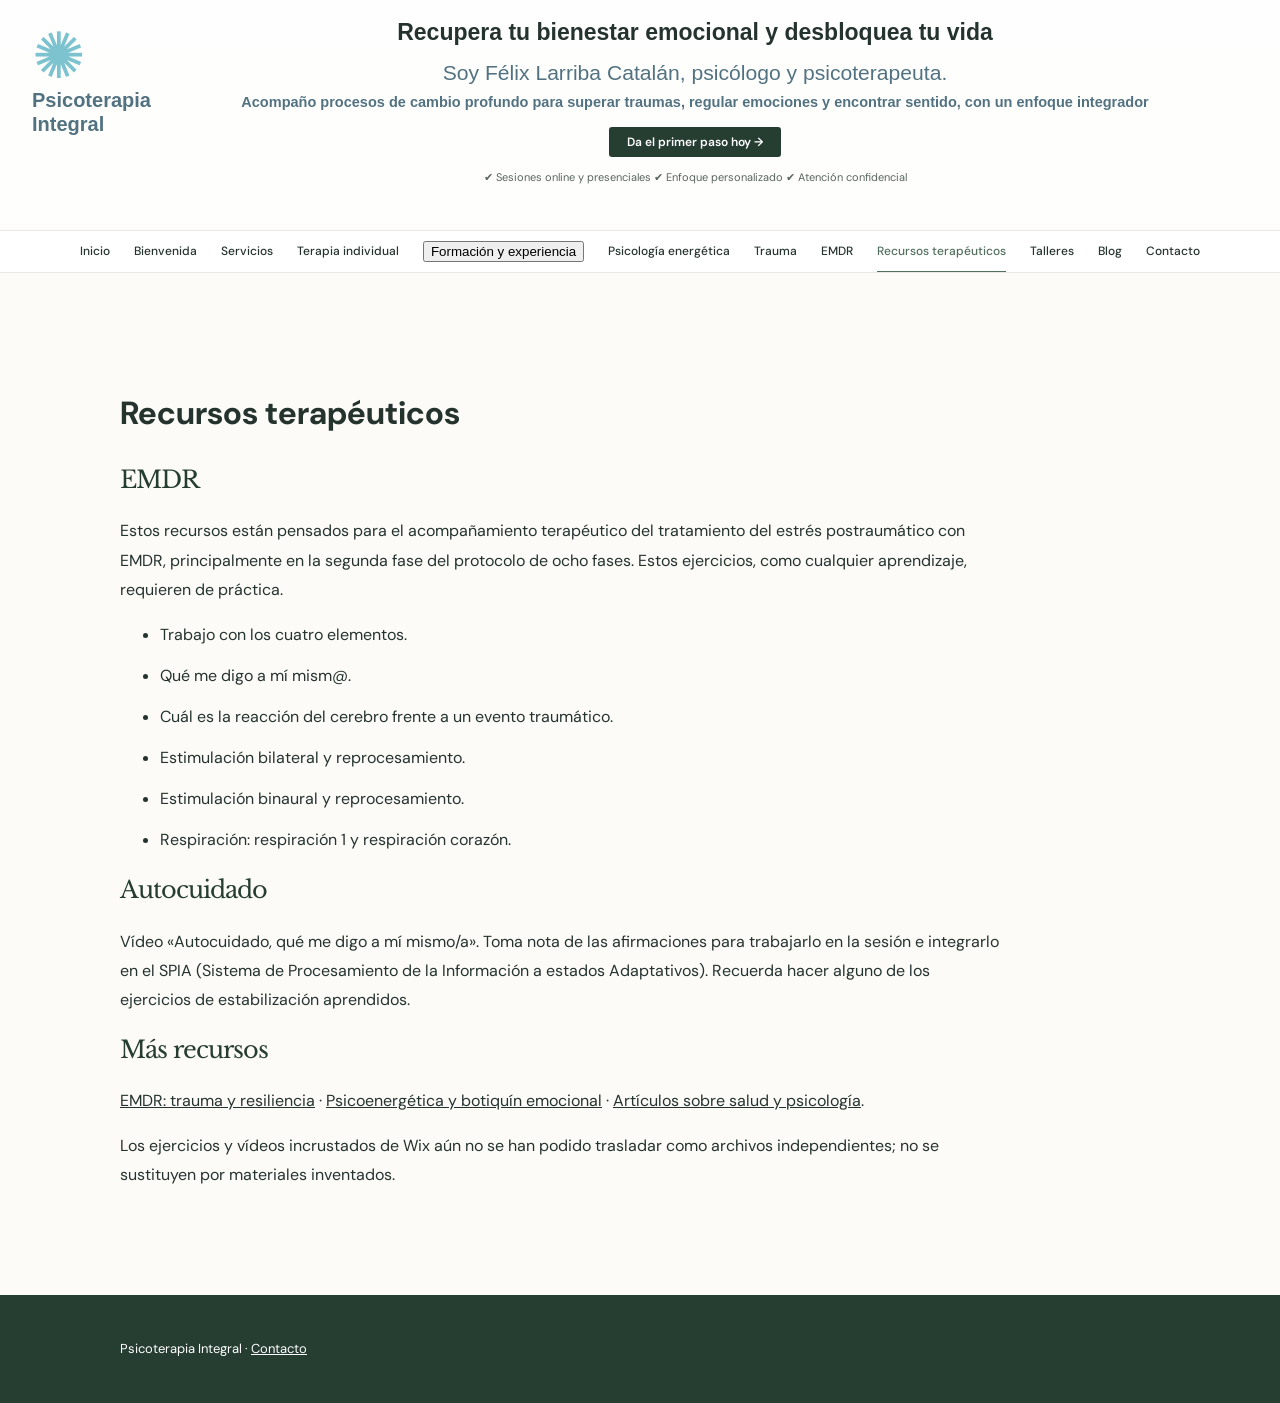
<file: recursos.html>
<!doctype html><html lang="es"><head><meta charset="utf-8"><meta name="viewport" content="width=device-width,initial-scale=1"><title>Recursos terapéuticos | Psicoterapia Integral</title><link rel="stylesheet" href="styles.css"></head><body><header class="header"><a class="brand" href="./index.html">Psicoterapia Integral</a><button class="menu" aria-expanded="false" aria-controls="navigation">Menú ☰</button><nav id="navigation" aria-label="Navegación principal"></nav></header><main class="section"><h1>Recursos terapéuticos</h1><h2>EMDR</h2><p>Estos recursos están pensados para el acompañamiento terapéutico del tratamiento del estrés postraumático con EMDR, principalmente en la segunda fase del protocolo de ocho fases. Estos ejercicios, como cualquier aprendizaje, requieren de práctica.</p><ul><li>Trabajo con los cuatro elementos.</li><li>Qué me digo a mí mism@.</li><li>Cuál es la reacción del cerebro frente a un evento traumático.</li><li>Estimulación bilateral y reprocesamiento.</li><li>Estimulación binaural y reprocesamiento.</li><li>Respiración: respiración 1 y respiración corazón.</li></ul><h2>Autocuidado</h2><p>Vídeo «Autocuidado, qué me digo a mí mismo/a». Toma nota de las afirmaciones para trabajarlo en la sesión e integrarlo en el SPIA (Sistema de Procesamiento de la Información a estados Adaptativos). Recuerda hacer alguno de los ejercicios de estabilización aprendidos.</p><h2>Más recursos</h2><p><a href="./emdr.html">EMDR: trauma y resiliencia</a> · <a href="./psicoenergetica.html">Psicoenergética y botiquín emocional</a> · <a href="./blog.html">Artículos sobre salud y psicología</a>.</p><p>Los ejercicios y vídeos incrustados de Wix aún no se han podido trasladar como archivos independientes; no se sustituyen por materiales inventados.</p></main><footer>Psicoterapia Integral · <a href="./contacto.html">Contacto</a></footer><script src="script.js"></script></body></html>
</file>
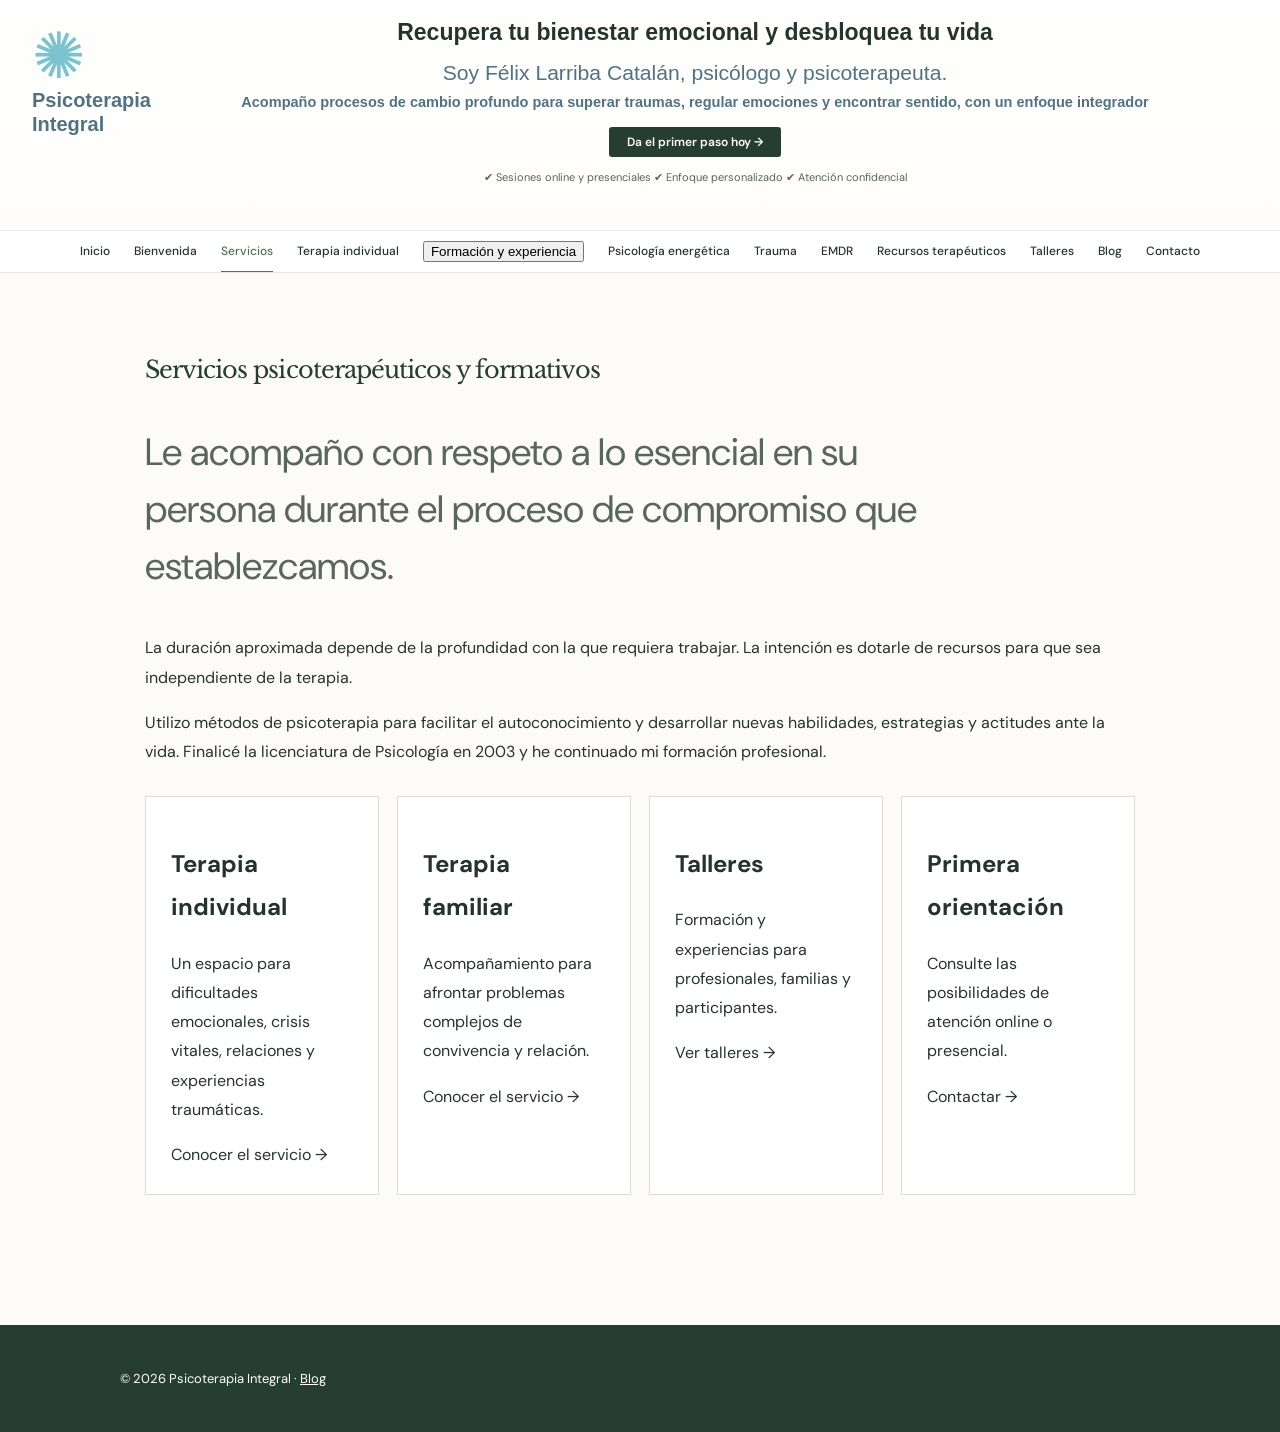
<file: servicios.html>
<!doctype html><html lang="es"><head><meta charset="utf-8"><meta name="viewport" content="width=device-width,initial-scale=1"><title>Servicios | Psicoterapia Integral</title><link rel="stylesheet" href="styles.css"></head><body><header class="header"><a class="brand" href="./index.html">Psicoterapia Integral</a><button class="menu" aria-expanded="false" aria-controls="navigation">Menú ☰</button><nav id="navigation"><a href="./index.html">Inicio</a><a href="./servicios.html">Servicios</a><a href="./terapia-individual.html">Terapia individual</a><a href="./terapia-familiar.html">Terapia familiar</a><a href="./talleres.html">Talleres</a><a href="./sobre-mi.html">Sobre mí</a><a href="./blog.html">Blog</a><a href="./contacto.html">Contacto</a></nav></header><main class="page"><h1 class="page-title">Servicios psicoterapéuticos y formativos</h1><p class="page-intro">Le acompaño con respeto a lo esencial en su persona durante el proceso de compromiso que establezcamos.</p><p>La duración aproximada depende de la profundidad con la que requiera trabajar. La intención es dotarle de recursos para que sea independiente de la terapia.</p><p>Utilizo métodos de psicoterapia para facilitar el autoconocimiento y desarrollar nuevas habilidades, estrategias y actitudes ante la vida. Finalicé la licenciatura de Psicología en 2003 y he continuado mi formación profesional.</p><div class="page-links"><a href="./terapia-individual.html"><h2>Terapia individual</h2><p>Un espacio para dificultades emocionales, crisis vitales, relaciones y experiencias traumáticas.</p>Conocer el servicio →</a><a href="./terapia-familiar.html"><h2>Terapia familiar</h2><p>Acompañamiento para afrontar problemas complejos de convivencia y relación.</p>Conocer el servicio →</a><a href="./talleres.html"><h2>Talleres</h2><p>Formación y experiencias para profesionales, familias y participantes.</p>Ver talleres →</a><a href="./contacto.html"><h2>Primera orientación</h2><p>Consulte las posibilidades de atención online o presencial.</p>Contactar →</a></div></main><footer>© 2026 Psicoterapia Integral · <a href="./blog.html">Blog</a></footer><script src="script.js"></script></body></html>
</file>
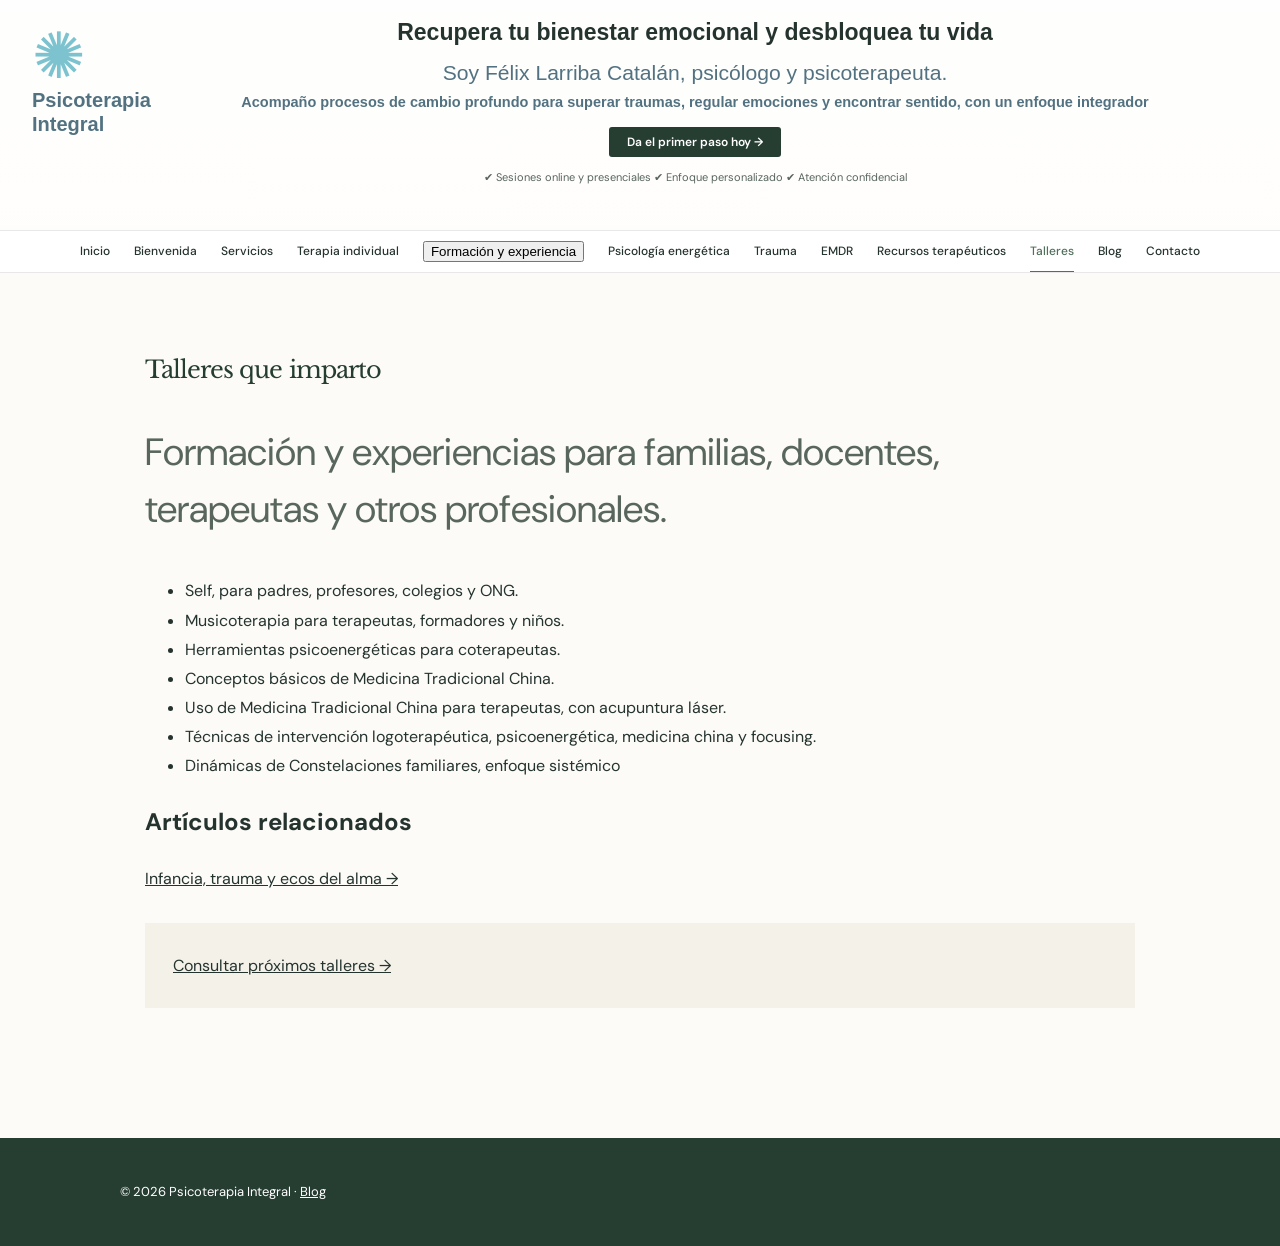
<file: talleres.html>
<!doctype html><html lang="es"><head><meta charset="utf-8"><meta name="viewport" content="width=device-width,initial-scale=1"><title>Talleres | Psicoterapia Integral</title><link rel="stylesheet" href="styles.css"></head><body><header class="header"><a class="brand" href="./index.html">Psicoterapia Integral</a><button class="menu" aria-expanded="false" aria-controls="navigation">Menú ☰</button><nav id="navigation"><a href="./index.html">Inicio</a><a href="./servicios.html">Servicios</a><a href="./terapia-individual.html">Terapia individual</a><a href="./terapia-familiar.html">Terapia familiar</a><a href="./talleres.html">Talleres</a><a href="./sobre-mi.html">Sobre mí</a><a href="./blog.html">Blog</a><a href="./contacto.html">Contacto</a></nav></header><main class="page"><h1 class="page-title">Talleres que imparto</h1><p class="page-intro">Formación y experiencias para familias, docentes, terapeutas y otros profesionales.</p><ul><li>Self, para padres, profesores, colegios y ONG.</li><li>Musicoterapia para terapeutas, formadores y niños.</li><li>Herramientas psicoenergéticas para coterapeutas.</li><li>Conceptos básicos de Medicina Tradicional China.</li><li>Uso de Medicina Tradicional China para terapeutas, con acupuntura láser.</li><li>Técnicas de intervención logoterapéutica, psicoenergética, medicina china y focusing.</li><li>Dinámicas de Constelaciones familiares, enfoque sistémico</li></ul><h2>Artículos relacionados</h2><p><a href="./articulo.html?slug=taller-terap%C3%A9utico-infancia-trauma-y-ecos-del-alma">Infancia, trauma y ecos del alma →</a></p><p class="panel"><a href="./contacto.html">Consultar próximos talleres →</a></p></main><footer>© 2026 Psicoterapia Integral · <a href="./blog.html">Blog</a></footer><script src="script.js"></script></body></html>
</file>
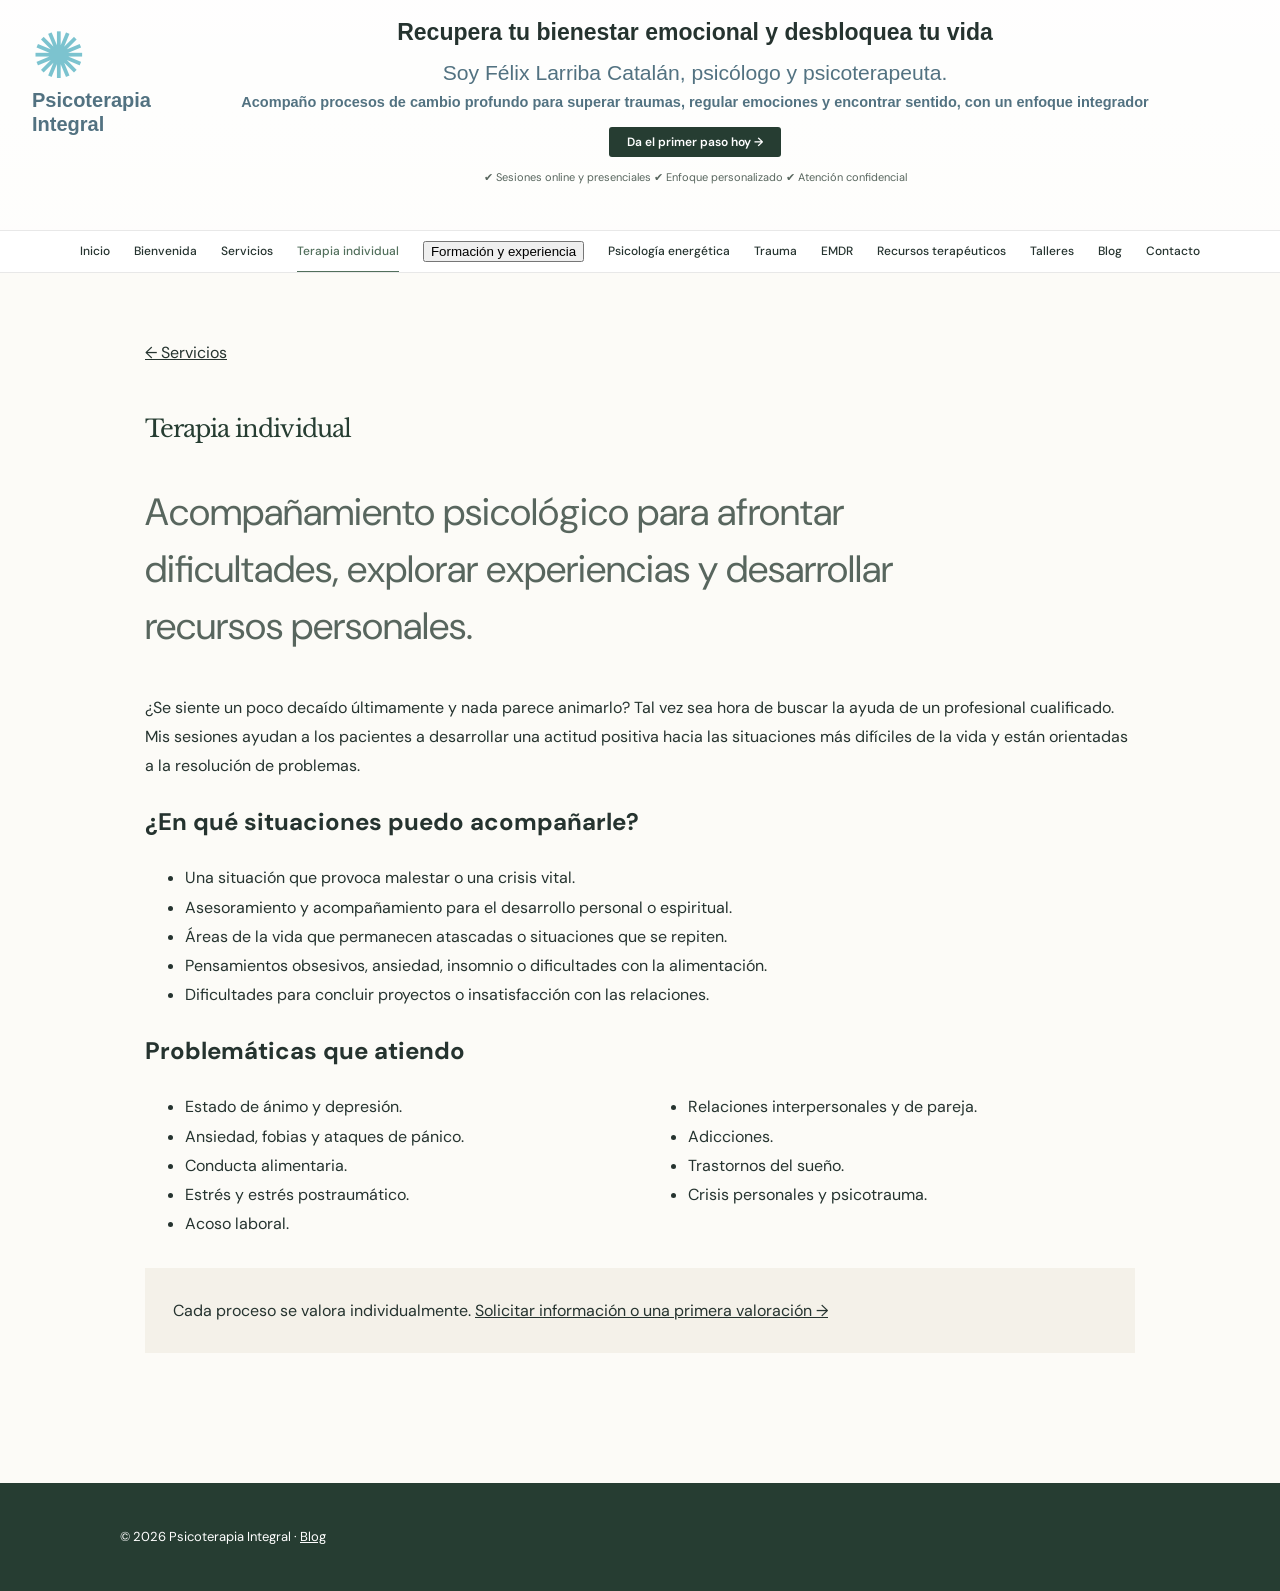
<file: terapia-individual.html>
<!doctype html><html lang="es"><head><meta charset="utf-8"><meta name="viewport" content="width=device-width,initial-scale=1"><title>Terapia individual | Psicoterapia Integral</title><link rel="stylesheet" href="styles.css"></head><body><header class="header"><a class="brand" href="./index.html">Psicoterapia Integral</a><button class="menu" aria-expanded="false" aria-controls="navigation">Menú ☰</button><nav id="navigation"><a href="./index.html">Inicio</a><a href="./servicios.html">Servicios</a><a href="./terapia-individual.html" aria-current="page">Terapia individual</a><a href="./terapia-familiar.html">Terapia familiar</a><a href="./talleres.html">Talleres</a><a href="./sobre-mi.html">Sobre mí</a><a href="./blog.html">Blog</a><a href="./contacto.html">Contacto</a></nav></header><main class="page"><a class="back" href="./servicios.html">← Servicios</a><h1 class="page-title">Terapia individual</h1><p class="page-intro">Acompañamiento psicológico para afrontar dificultades, explorar experiencias y desarrollar recursos personales.</p><p>¿Se siente un poco decaído últimamente y nada parece animarlo? Tal vez sea hora de buscar la ayuda de un profesional cualificado. Mis sesiones ayudan a los pacientes a desarrollar una actitud positiva hacia las situaciones más difíciles de la vida y están orientadas a la resolución de problemas.</p><h2>¿En qué situaciones puedo acompañarle?</h2><ul><li>Una situación que provoca malestar o una crisis vital.</li><li>Asesoramiento y acompañamiento para el desarrollo personal o espiritual.</li><li>Áreas de la vida que permanecen atascadas o situaciones que se repiten.</li><li>Pensamientos obsesivos, ansiedad, insomnio o dificultades con la alimentación.</li><li>Dificultades para concluir proyectos o insatisfacción con las relaciones.</li></ul><h2>Problemáticas que atiendo</h2><ul class="topics"><li>Estado de ánimo y depresión.</li><li>Ansiedad, fobias y ataques de pánico.</li><li>Conducta alimentaria.</li><li>Estrés y estrés postraumático.</li><li>Acoso laboral.</li><li>Relaciones interpersonales y de pareja.</li><li>Adicciones.</li><li>Trastornos del sueño.</li><li>Crisis personales y psicotrauma.</li></ul><p class="panel">Cada proceso se valora individualmente. <a href="./contacto.html">Solicitar información o una primera valoración →</a></p></main><footer>© 2026 Psicoterapia Integral · <a href="./blog.html">Blog</a></footer><script src="script.js"></script></body></html>
</file>
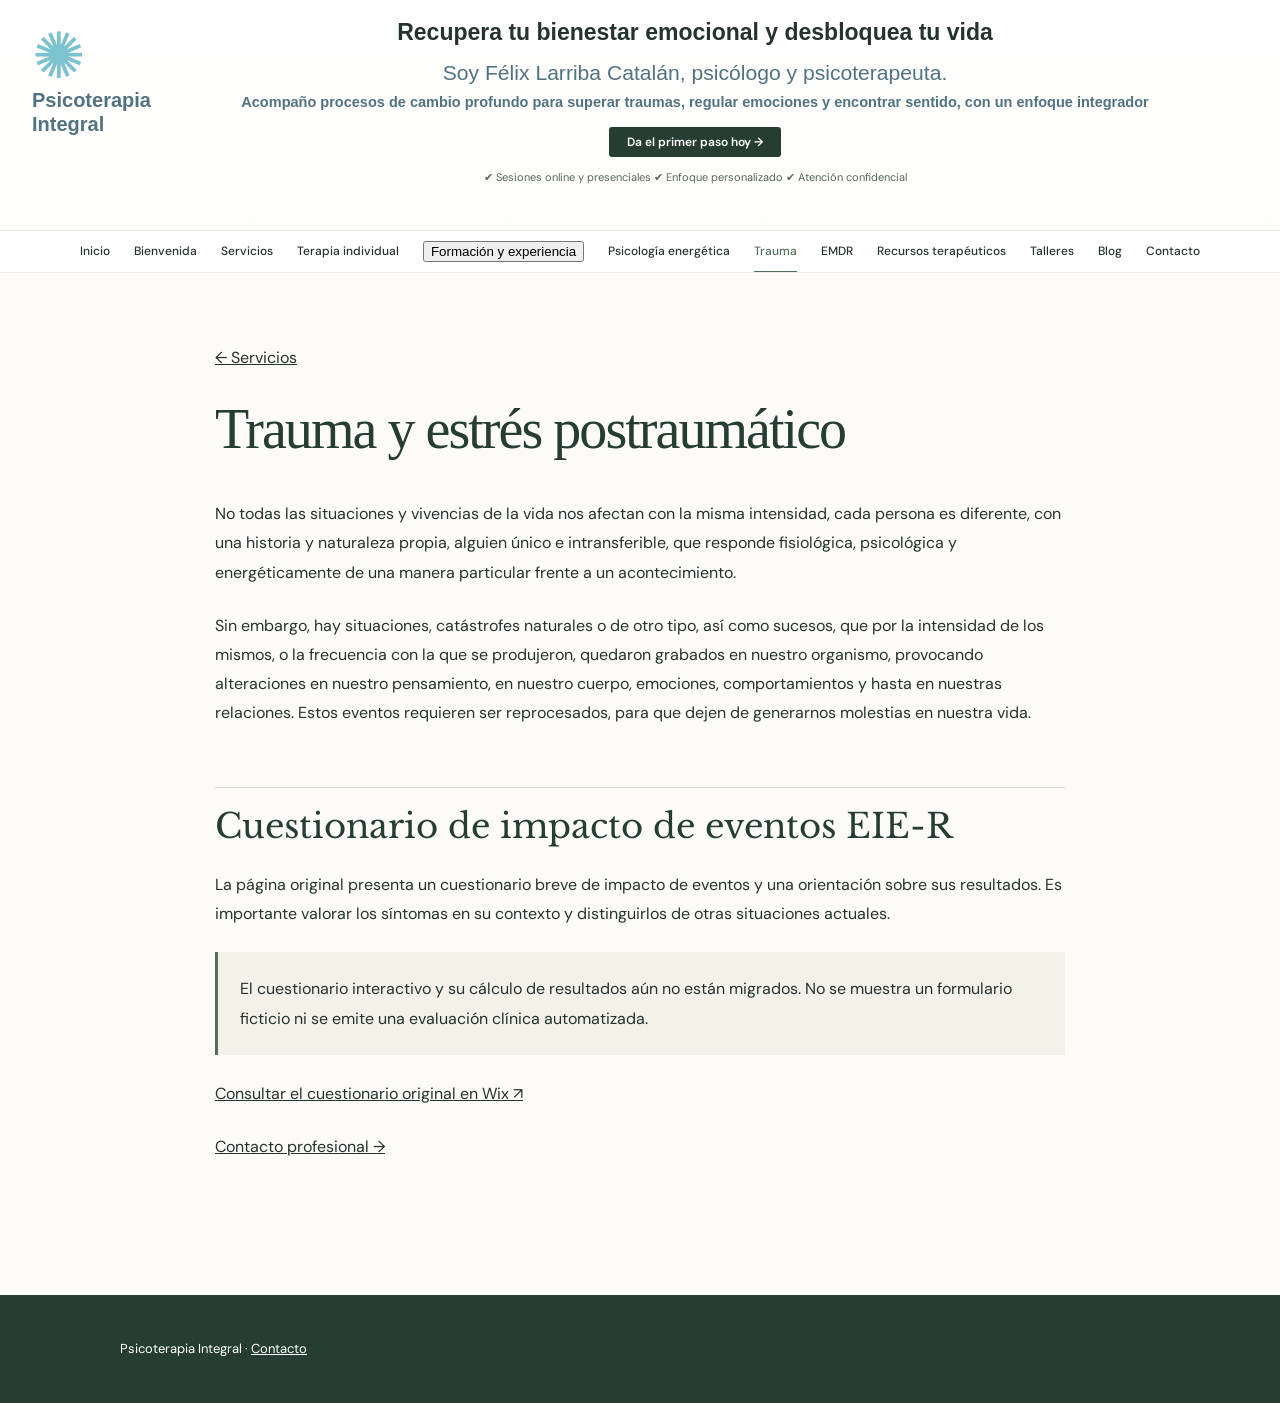
<file: trauma.html>
<!doctype html><html lang="es"><head><meta charset="utf-8"><meta name="viewport" content="width=device-width,initial-scale=1"><title>Trauma y escala EIE-R | Psicoterapia Integral</title><link rel="stylesheet" href="styles.css"><style>.interior{max-width:900px;margin:auto;padding:70px 25px 110px}.interior h1{font:400 clamp(32px,5vw,56px)/1.2 Georgia,serif}.interior p{margin-bottom:24px}.notice{padding:22px;border-left:3px solid #526f5c;background:#f4f1e9}</style></head><body><header class="header"><a class="brand" href="./index.html">Psicoterapia Integral</a><button class="menu" aria-expanded="false" aria-controls="navigation" type="button">Menú ☰</button><nav id="navigation" aria-label="Navegación principal"></nav></header><main class="interior"><p><a href="./servicios.html">← Servicios</a></p><h1>Trauma y estrés postraumático</h1><p>No todas las situaciones y vivencias de la vida nos afectan con la misma intensidad, cada persona es diferente, con una historia y naturaleza propia, alguien único e intransferible, que responde fisiológica, psicológica y energéticamente de una manera particular frente a un acontecimiento.</p><p>Sin embargo, hay situaciones, catástrofes naturales o de otro tipo, así como sucesos, que por la intensidad de los mismos, o la frecuencia con la que se produjeron, quedaron grabados en nuestro organismo, provocando alteraciones en nuestro pensamiento, en nuestro cuerpo, emociones, comportamientos y hasta en nuestras relaciones. Estos eventos requieren ser reprocesados, para que dejen de generarnos molestias en nuestra vida.</p><h2>Cuestionario de impacto de eventos EIE-R</h2><p>La página original presenta un cuestionario breve de impacto de eventos y una orientación sobre sus resultados. Es importante valorar los síntomas en su contexto y distinguirlos de otras situaciones actuales.</p><p class="notice">El cuestionario interactivo y su cálculo de resultados aún no están migrados. No se muestra un formulario ficticio ni se emite una evaluación clínica automatizada.</p><p><a href="https://www.psicologiaenergetica.net/copia-de-eie-r-adultos">Consultar el cuestionario original en Wix ↗</a></p><p><a href="./contacto.html">Contacto profesional →</a></p></main><footer>Psicoterapia Integral · <a href="./contacto.html">Contacto</a></footer><script src="script.js"></script></body></html>
</file>
<file: styles.css>
@import url('https://fonts.googleapis.com/css2?family=DM+Sans:wght@400;500;600;700&family=Libre+Baskerville:ital,wght@0,400;0,700;1,400&display=swap');
:root{--ink:#25332f;--muted:#58665e;--accent:#526f5c;--cream:#f4f1e9;--paper:#fcfbf7;--line:#d9ddd3;--deep:#263d32;--serif:'Libre Baskerville',Georgia,serif;--sans:'DM Sans',Arial,sans-serif}*{box-sizing:border-box}html{scroll-behavior:smooth}body{margin:0;background:var(--paper);color:var(--ink);font:16px/1.82 var(--sans);overflow-wrap:break-word}a{color:inherit}a:focus-visible,button:focus-visible{outline:3px solid #ad8b58;outline-offset:4px}.header{display:flex;align-items:center;justify-content:space-between;gap:24px;min-height:100px;padding:20px max(30px,calc((100vw - 1300px)/2));border-bottom:1px solid var(--line);background:rgba(252,251,247,.97);position:relative;z-index:10}.brand{font:24px/1.3 var(--serif);text-decoration:none;white-space:nowrap}.brand:after{content:'FÉLIX LARRIBA CATALÁN';display:block;font:600 9px/1.5 var(--sans);letter-spacing:.2em;color:var(--accent)}nav{display:flex;flex-wrap:wrap;justify-content:flex-end;gap:12px 18px;font:500 12px/1.5 var(--sans)}nav a{text-decoration:none;padding:5px 0;border-bottom:1px solid transparent;transition:color .2s,border-color .2s}nav a:hover,nav a[aria-current=page]{color:var(--accent);border-color:var(--accent)}.menu{display:none}.hero{min-height:570px;display:flex;align-items:center;background:linear-gradient(115deg,#e9e7dd 0%,#f5f2e9 55%,#e6ede4 100%);color:var(--ink);position:relative;overflow:hidden}.hero:before{content:'';position:absolute;right:-12vw;top:-190px;width:min(56vw,800px);aspect-ratio:1;border:1px solid rgba(82,111,92,.16);border-radius:50%;box-shadow:0 0 0 65px rgba(82,111,92,.035),0 0 0 135px rgba(82,111,92,.025);pointer-events:none}.hero-inner{position:relative;width:min(100%,1100px);margin:auto;padding:100px 35px}.hero-inner:before{content:'PSICOLOGÍA · PSICOTERAPIA · DESARROLLO PERSONAL';display:block;margin-bottom:26px;font:700 11px var(--sans);letter-spacing:.15em;color:var(--accent)}.hero h1{max-width:800px;margin:0 0 28px;font:400 clamp(37px,5vw,65px)/1.2 var(--serif);letter-spacing:-.045em}.hero p{max-width:770px;color:var(--muted)}.button{display:inline-block;margin-top:18px;padding:15px 24px;background:var(--deep);color:white;text-decoration:none;font:600 13px/1.5 var(--sans);border-radius:3px;transition:background .2s,transform .2s}.button:hover{background:#446450;transform:translateY(-2px)}.hero-note{font-size:13px}.section{max-width:1100px;margin:auto;padding:90px 30px}.section h2,.page-title{font:400 clamp(31px,4vw,48px)/1.25 var(--serif);letter-spacing:-.04em;color:var(--deep)}.section h3{font:400 27px/1.4 var(--serif)}.section p{max-width:880px}.section li{margin-bottom:12px}.alternate{max-width:none;background:var(--cream);padding-left:max(30px,calc((100vw - 1040px)/2));padding-right:max(30px,calc((100vw - 1040px)/2))}.topics{columns:2;column-gap:55px}.section blockquote{margin:35px 0;padding:25px;border-left:2px solid var(--accent);background:white;font:italic 20px/1.7 var(--serif)}.contact a{color:var(--deep)}footer{padding:42px max(30px,calc((100vw - 1040px)/2));background:var(--deep);color:white;font-size:13px}footer a:hover{text-decoration-thickness:2px}.page{max-width:1050px;margin:auto;padding:65px 30px 100px}.page-intro{font-size:19px;color:var(--muted);max-width:800px}.page img,.reader .inline-image{display:block;max-width:100%;height:auto;object-fit:contain;margin:35px auto}.page .panel{background:var(--cream);padding:28px;margin:30px 0}.page .back{display:inline-block;margin-bottom:30px}.page-links{display:grid;grid-template-columns:repeat(auto-fit,minmax(230px,1fr));gap:18px;margin:30px 0}.page-links a{display:block;padding:25px;border:1px solid var(--line);background:white;text-decoration:none;transition:transform .2s,box-shadow .2s}.page-links a:hover{transform:translateY(-3px);box-shadow:0 12px 30px rgba(37,51,47,.08)}.reader{max-width:850px;margin:auto;padding:55px 25px 90px}.reader h1{font:400 clamp(32px,5vw,52px)/1.2 var(--serif)}.reader .cover{width:100%;height:auto;max-height:none;object-fit:contain}.reader .copy{font-size:17px;line-height:1.85}.reader .copy p{white-space:pre-line}.reader .notice{padding:20px;background:var(--cream)}.interior{max-width:940px;margin:auto;padding:75px 25px 110px}.interior h1{font:400 clamp(35px,5vw,58px)/1.2 var(--serif);letter-spacing:-.035em;color:var(--deep);margin:12px 0 36px}.interior h2{font:400 clamp(26px,3vw,34px)/1.3 var(--serif);color:var(--deep);margin:60px 0 22px;padding-top:16px;border-top:1px solid var(--line)}.interior p{margin:0 0 22px}.interior img{display:block;max-width:100%;height:auto;object-fit:contain;margin:32px auto}.interior ul{padding-left:25px}.interior li{margin:8px 0}.interior .source{border-top:1px solid var(--line);padding-top:25px;font-size:13px;color:var(--muted)}.blog-card{background:white;border:1px solid var(--line);transition:transform .2s,box-shadow .2s}.blog-card:hover{transform:translateY(-4px);box-shadow:0 16px 35px rgba(37,51,47,.09)}.blog-card img{width:100%;height:205px;object-fit:cover}.blog-card-body{padding:22px}.blog-card h2{font-family:var(--serif);font-weight:400}.blog-card a:focus-visible{outline-offset:2px}@media(max-width:1050px){.header{flex-wrap:wrap;padding:20px 28px}.menu{display:block;margin-left:auto;border:1px solid var(--line);border-radius:3px;background:white;color:var(--deep);padding:10px 15px;font:600 13px var(--sans);cursor:pointer}.header nav{display:none;flex-basis:100%;flex-direction:column;align-items:stretch;gap:0;padding:12px 0;border-top:1px solid var(--line)}.header nav.open{display:flex}.header nav a{padding:11px 5px;border-bottom:1px solid var(--line);font-size:14px}.hero{min-height:0}.hero-inner{padding:75px 25px}.section,.page{padding:65px 24px}.alternate{padding-left:24px;padding-right:24px}}@media(max-width:620px){.brand{font-size:19px}.brand:after{font-size:8px}.hero h1{font-size:clamp(34px,9vw,46px)}.hero-inner:before{font-size:9px;line-height:1.7}.topics{columns:1}.interior{padding:48px 22px 75px}.interior h2{margin-top:42px}.blog-grid{grid-template-columns:1fr!important}}@media(prefers-reduced-motion:reduce){html{scroll-behavior:auto}*,*:before,*:after{transition:none!important;animation:none!important}}
</file>
